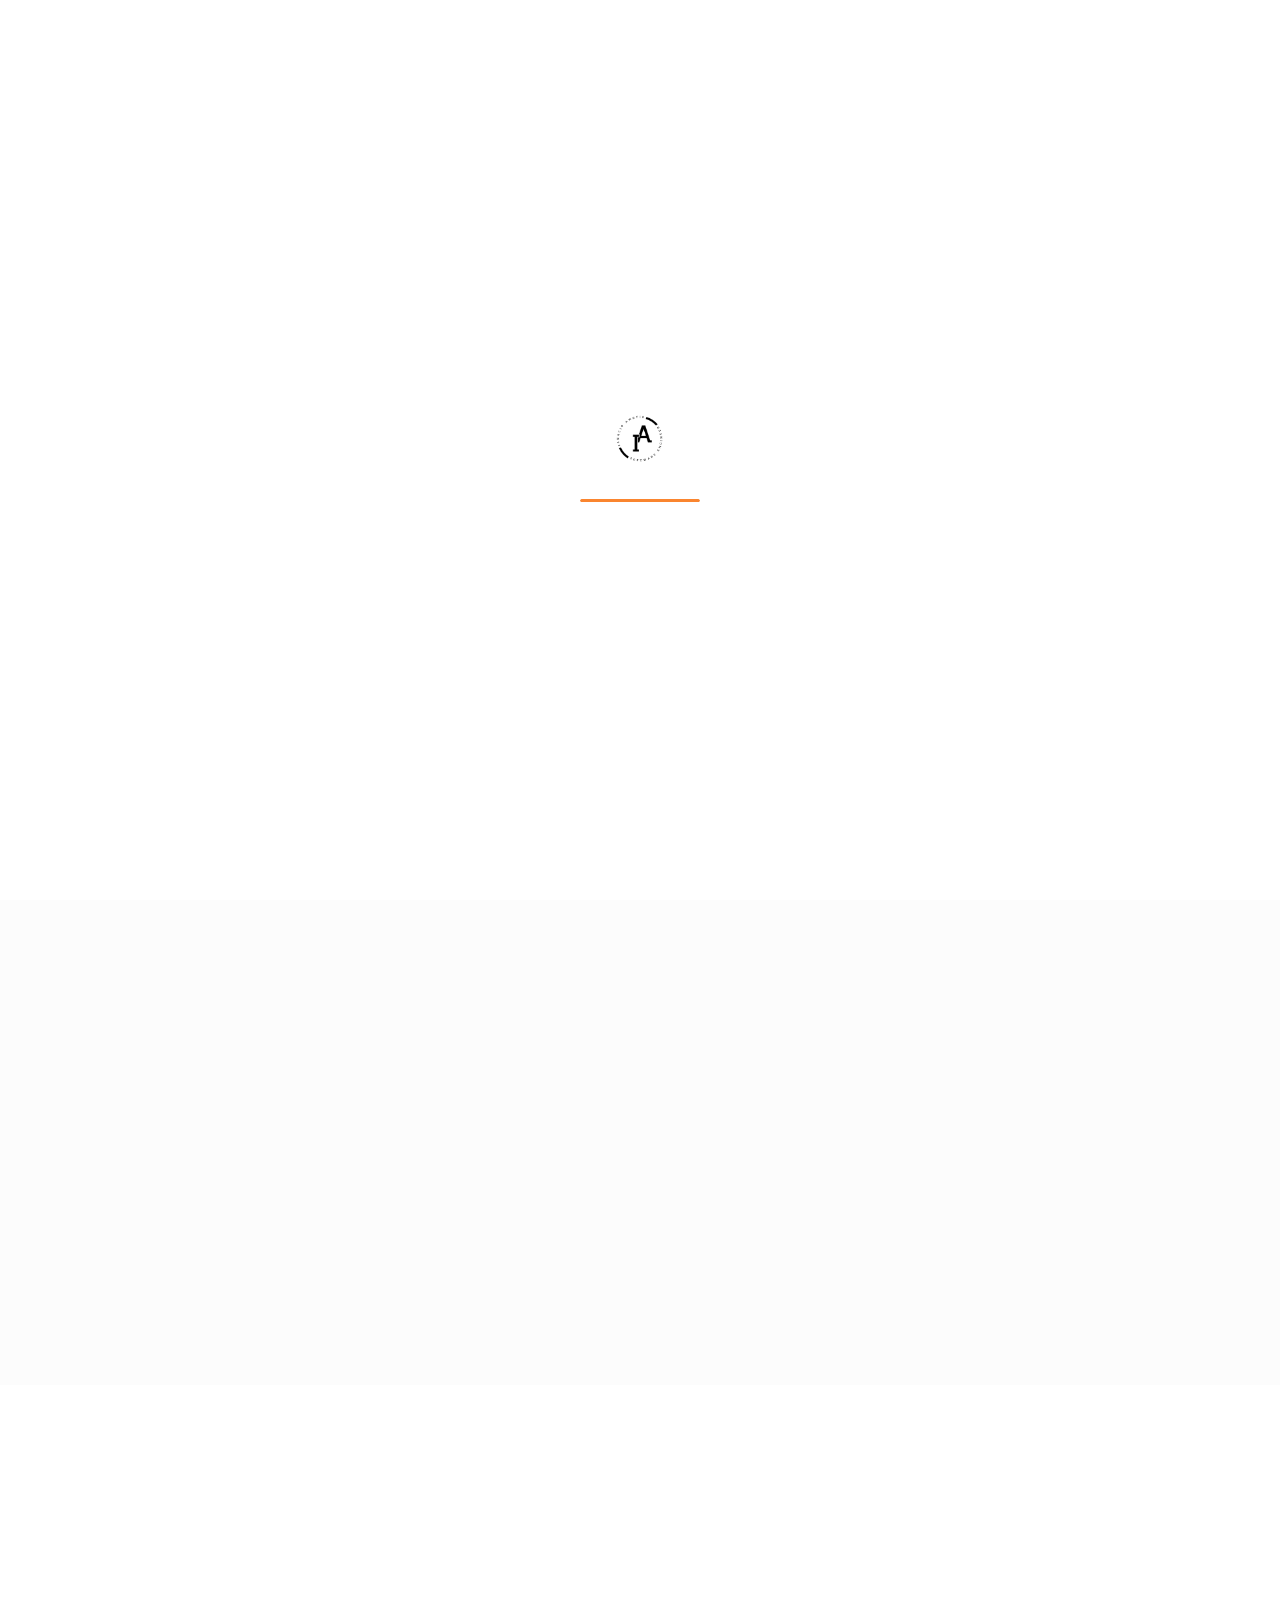
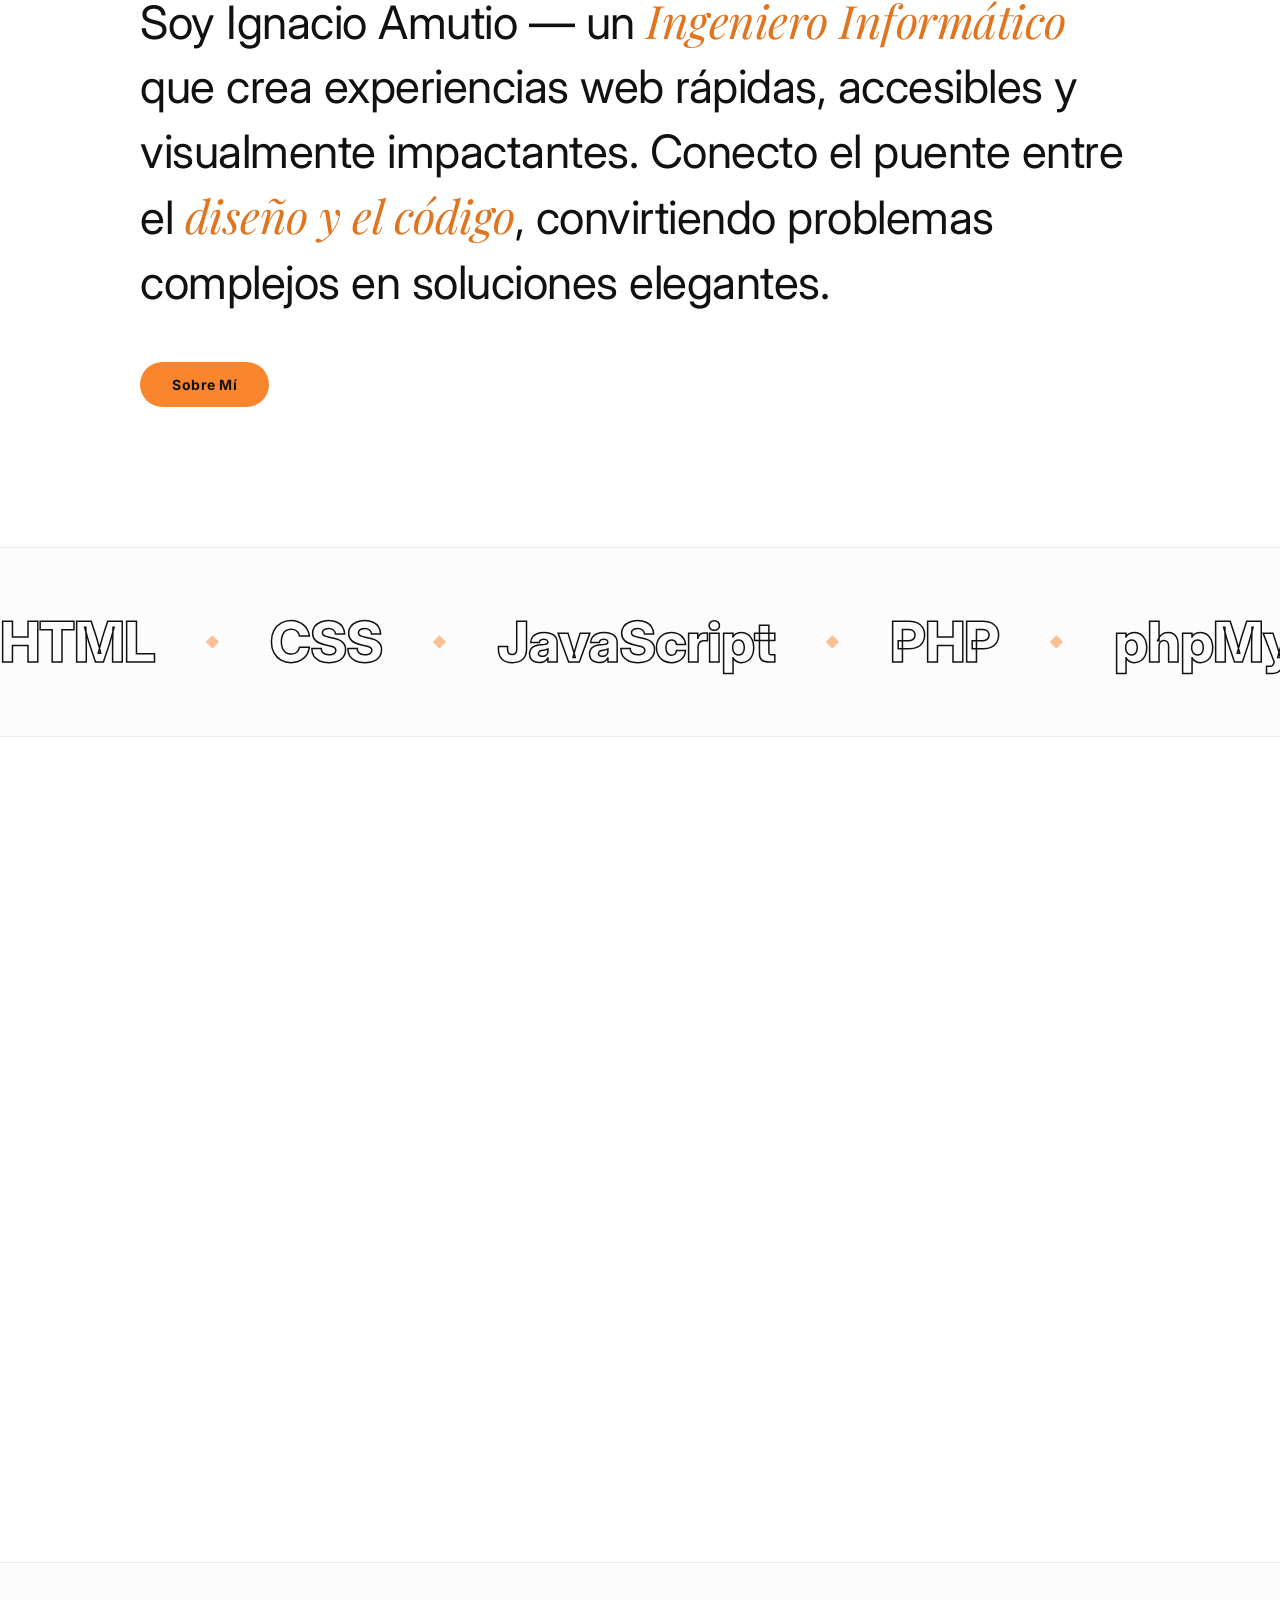
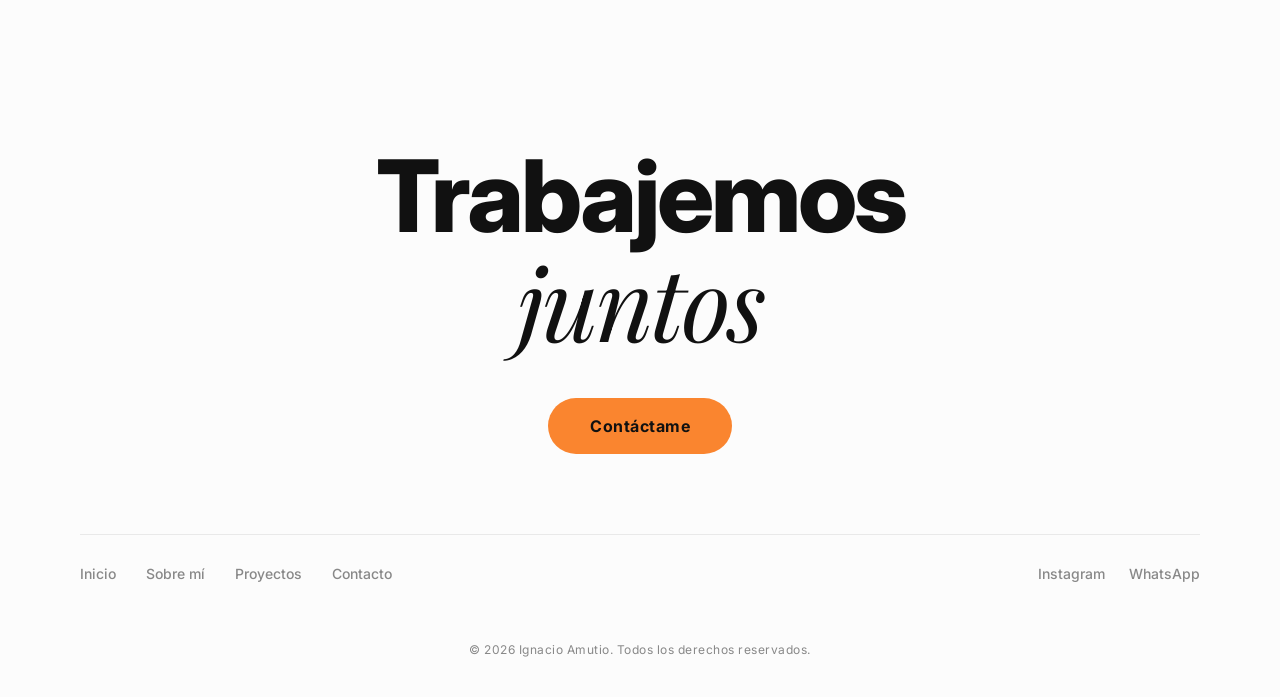
<file: index.html>
<!DOCTYPE html>
<html lang="es">

<head>
    <meta charset="UTF-8">
    <meta name="viewport" content="width=device-width, initial-scale=1.0">
    <meta name="description" content="Portafolio profesional de Ignacio Amutio - Ingeniero Informático">
    <title>Portafolio de Ignacio Amutio</title>
    <link rel="preconnect" href="https://fonts.googleapis.com">
    <link rel="preconnect" href="https://fonts.gstatic.com" crossorigin>
    <link
        href="https://fonts.googleapis.com/css2?family=Inter:wght@300;400;500;600;700;800;900&family=Playfair+Display:ital,wght@0,400;0,700;1,400&display=swap"
        rel="stylesheet">
    <link rel="icon" type="image/svg+xml" href="assets/favicon.svg">
    <link rel="stylesheet" href="style.css?v=3">
</head>

<body>

    <!-- Page Loader -->
    <div class="page-loader" id="pageLoader">
        <div class="loader-content">
            <div class="loader-logo">
                <img src="assets/logo.png" alt="Logo" class="loader-logo-img">
            </div>
            <div class="loader-bar">
                <div class="loader-bar-fill"></div>
            </div>
        </div>
    </div>



    <!-- Navigation -->
    <nav class="navbar" id="navbar">
        <div class="nav-logo">
            <a href="#hero" class="logo-link magnetic">
                <img src="assets/logo.png" alt="Logo" class="logo-img">
            </a>
        </div>
        <div class="nav-links">
            <a href="#hero" class="nav-link active" data-section="hero">Inicio</a>
            <a href="sobremi/sobremi.html" class="nav-link" data-section="about">Sobre mí</a>
            <a href="#works" class="nav-link" data-section="works">Proyectos</a>
        </div>
        <div class="nav-contact">
            <a href="contacto/contacto.html" class="btn-contact magnetic">
                <span>Contacto</span>
            </a>
            <button class="hamburger" id="hamburgerBtn" aria-label="Abrir menú">
                <span class="hamburger-line"></span>
                <span class="hamburger-line"></span>
                <span class="hamburger-line"></span>
            </button>
        </div>
    </nav>

    <!-- Mobile Menu Overlay -->
    <div class="mobile-menu" id="mobileMenu">
        <div class="mobile-menu-content">
            <a href="#hero" class="mobile-menu-link" data-section="hero">Inicio</a>
            <a href="sobremi/sobremi.html" class="mobile-menu-link">Sobre mí</a>
            <a href="#works" class="mobile-menu-link" data-section="works">Proyectos</a>
            <a href="contacto/contacto.html" class="mobile-menu-link">Contacto</a>
        </div>
        <div class="mobile-menu-footer">
            <a href="https://www.instagram.com/amutio1/" target="_blank" rel="noopener noreferrer"
                class="mobile-menu-social">Instagram</a>
            <a href="https://wa.me/584126654362" target="_blank" rel="noopener noreferrer"
                class="mobile-menu-social">WhatsApp</a>
        </div>
    </div>


    <!-- ============================================
         SECTION 1: HERO
         ============================================ -->
    <section class="hero" id="hero">
        <!-- Floating Shapes -->
        <div class="hero-shapes">
            <div class="floating-shape shape-1"></div>
            <div class="floating-shape shape-2"></div>
            <div class="floating-shape shape-3"></div>
        </div>

        <!-- Left Sidebar -->
        <div class="sidebar-left">
            <div class="progress-line">
                <div class="progress-track">
                    <div class="progress-fill" id="progressFill"></div>
                </div>
                <div class="progress-dots">
                    <span class="dot active" data-target="hero"></span>
                    <span class="dot" data-target="about"></span>
                    <span class="dot" data-target="works"></span>
                </div>
            </div>
            <div class="social-links">
                <a href="https://www.instagram.com/amutio1/" target="_blank" rel="noopener noreferrer"
                    class="social-link magnetic" aria-label="Instagram">
                    <svg width="18" height="18" viewBox="0 0 24 24" fill="currentColor">
                        <path
                            d="M12 2.163c3.204 0 3.584.012 4.85.07 3.252.148 4.771 1.691 4.919 4.919.058 1.265.069 1.645.069 4.849 0 3.205-.012 3.584-.069 4.849-.149 3.225-1.664 4.771-4.919 4.919-1.266.058-1.644.07-4.85.07-3.204 0-3.584-.012-4.849-.07-3.26-.149-4.771-1.699-4.919-4.92-.058-1.265-.07-1.644-.07-4.849 0-3.204.013-3.583.07-4.849.149-3.227 1.664-4.771 4.919-4.919 1.266-.057 1.645-.069 4.849-.069zM12 0C8.741 0 8.333.014 7.053.072 2.695.272.273 2.69.073 7.052.014 8.333 0 8.741 0 12c0 3.259.014 3.668.072 4.948.2 4.358 2.618 6.78 6.98 6.98C8.333 23.986 8.741 24 12 24c3.259 0 3.668-.014 4.948-.072 4.354-.2 6.782-2.618 6.979-6.98.059-1.28.073-1.689.073-4.948 0-3.259-.014-3.667-.072-4.947-.196-4.354-2.617-6.78-6.979-6.98C15.668.014 15.259 0 12 0zm0 5.838a6.162 6.162 0 100 12.324 6.162 6.162 0 000-12.324zM12 16a4 4 0 110-8 4 4 0 010 8zm6.406-11.845a1.44 1.44 0 100 2.881 1.44 1.44 0 000-2.881z" />
                    </svg>
                </a>
                <a href="https://wa.me/584126654362" target="_blank" rel="noopener noreferrer"
                    class="social-link magnetic" aria-label="WhatsApp">
                    <svg width="18" height="18" viewBox="0 0 24 24" fill="currentColor">
                        <path
                            d="M17.472 14.382c-.297-.149-1.758-.867-2.03-.967-.273-.099-.471-.148-.67.15-.197.297-.767.966-.94 1.164-.173.199-.347.223-.644.075-.297-.15-1.255-.463-2.39-1.475-.883-.788-1.48-1.761-1.653-2.059-.173-.297-.018-.458.13-.606.134-.133.298-.347.446-.52.149-.174.198-.298.298-.497.099-.198.05-.371-.025-.52-.075-.149-.669-1.612-.916-2.207-.242-.579-.487-.5-.669-.51-.173-.008-.371-.01-.57-.01-.198 0-.52.074-.792.372-.272.297-1.04 1.016-1.04 2.479 0 1.462 1.065 2.875 1.213 3.074.149.198 2.096 3.2 5.077 4.487.709.306 1.262.489 1.694.625.712.227 1.36.195 1.871.118.571-.085 1.758-.719 2.006-1.413.248-.694.248-1.289.173-1.413-.074-.124-.272-.198-.57-.347m-5.421 7.403h-.004a9.87 9.87 0 01-5.031-1.378l-.361-.214-3.741.982.998-3.648-.235-.374a9.86 9.86 0 01-1.51-5.26c.001-5.45 4.436-9.884 9.888-9.884 2.64 0 5.122 1.03 6.988 2.898a9.825 9.825 0 012.893 6.994c-.003 5.45-4.437 9.884-9.885 9.884m8.413-18.297A11.815 11.815 0 0012.05 0C5.495 0 .16 5.335.157 11.892c0 2.096.547 4.142 1.588 5.945L.057 24l6.305-1.654a11.882 11.882 0 005.683 1.448h.005c6.554 0 11.89-5.335 11.893-11.893a11.821 11.821 0 00-3.48-8.413z" />
                    </svg>
                </a>
            </div>
        </div>

        <!-- Hero Content -->
        <div class="hero-content">
            <canvas class="blob-canvas" id="blobCanvas"></canvas>
            <div class="hero-text" data-parallax="0.03">
                <p class="hero-greeting" id="heroGreeting">
                    <span class="greeting-line"></span>
                    Hola, soy <span class="name-italic">Ignacio Amutio</span>
                </p>
                <div class="hero-title-3d" id="heroTitle3D">
                    <div class="title-line-3d title-bold-3d" data-text="Ingeniero"></div>
                    <div class="title-line-3d title-bold-3d" data-text="Informático"></div>
                </div>
            </div>
        </div>



        <!-- Bottom Bar -->

    </section>

    <!-- ============================================
         SECTION 2: STATS
         ============================================ -->
    <section class="stats-section" id="stats">
        <div class="stats-container">
            <div class="stats-left">
                <div class="stat-item" data-reveal>
                    <span class="stat-number" data-count="4">0</span>
                    <p class="stat-label">Años de formación<br>universitaria</p>
                </div>
                <div class="stat-item" data-reveal>
                    <span class="stat-number-text">20/20</span>
                    <p class="stat-label">De calificación en trabajo<br>especial de grado</p>
                </div>
            </div>
            <div class="stats-right" data-reveal>
                <div class="stats-accent-line"></div>
                <p class="stats-description">
                    Transformando ideas en <strong>experiencias digitales</strong> excepcionales.
                    Me especializo en crear aplicaciones web responsivas, de alto rendimiento
                    e interfaces de usuario intuitivas que dejan una impresión duradera.
                </p>
            </div>
        </div>
    </section>

    <!-- ============================================
         SECTION 3: ABOUT / MANIFESTO
         ============================================ -->
    <section class="about-section" id="about">
        <div class="about-container">
            <div class="about-label" data-reveal>
                <span class="label-line"></span>
                <span>SOBRE MÍ</span>
            </div>
            <h2 class="about-text" id="aboutText" data-word-reveal>
                Soy Ignacio Amutio — un <em>Ingeniero Informático</em> que crea
                experiencias web rápidas, accesibles y visualmente impactantes.
                Conecto el puente entre el <em>diseño y el código</em>,
                convirtiendo problemas complejos en soluciones elegantes.
            </h2>
            <div class="about-cta" data-reveal>
                <a href="sobremi/sobremi.html" class="btn-accent magnetic">
                    <span>Sobre Mí</span>
                </a>
            </div>
        </div>
    </section>

    <!-- ============================================
         SECTION 4: SKILLS MARQUEE
         ============================================ -->
    <section class="marquee-section">
        <div class="marquee-track">
            <div class="marquee-content">
                <span class="marquee-item">HTML</span>
                <span class="marquee-separator">◆</span>
                <span class="marquee-item">CSS</span>
                <span class="marquee-separator">◆</span>
                <span class="marquee-item">JavaScript</span>
                <span class="marquee-separator">◆</span>
                <span class="marquee-item">PHP</span>
                <span class="marquee-separator">◆</span>
                <span class="marquee-item">phpMyAdmin</span>
                <span class="marquee-separator">◆</span>
                <span class="marquee-item">UI/UX Design</span>
                <span class="marquee-separator">◆</span>
                <span class="marquee-item">Figma</span>
                <span class="marquee-separator">◆</span>
                <span class="marquee-item">HTML</span>
                <span class="marquee-separator">◆</span>
                <span class="marquee-item">CSS</span>
                <span class="marquee-separator">◆</span>
                <span class="marquee-item">JavaScript</span>
                <span class="marquee-separator">◆</span>
                <span class="marquee-item">PHP</span>
                <span class="marquee-separator">◆</span>
                <span class="marquee-item">phpMyAdmin</span>
                <span class="marquee-separator">◆</span>
                <span class="marquee-item">UI/UX Design</span>
                <span class="marquee-separator">◆</span>
                <span class="marquee-item">Figma</span>
                <span class="marquee-separator">◆</span>
            </div>
        </div>
    </section>

    <!-- ============================================
         SECTION 5: WORKS / PROJECTS
         ============================================ -->
    <section class="works-section" id="works">
        <div class="works-header">
            <div class="works-label" data-reveal>
                <span class="label-line"></span>
                <span>TRABAJOS DESTACADOS</span>
            </div>
            <h2 class="works-title" data-reveal>Proyectos Destacados</h2>
        </div>

        <div class="works-grid">
            <div class="project-card" data-reveal data-tilt>
                <a href="proyecto/proyecto.html?id=retech" class="project-card-link">
                    <div class="project-image">
                        <img src="assets/proyecto1foto1.png" alt="ReTech - Gestión de Logística Inversa" loading="lazy">
                        <div class="project-overlay">
                            <span class="project-view">Ver Proyecto</span>
                        </div>
                    </div>
                    <div class="project-info">
                        <h3 class="project-name">ReTech</h3>
                        <p class="project-category">Logística Inversa · Economía Circular · Full-Stack</p>
                    </div>
                </a>
            </div>
            <div class="project-card" data-reveal data-tilt>
                <a href="proyecto/proyecto.html?id=ijamtech" class="project-card-link">
                    <div class="project-image">
                        <img src="assets/proyecto2foto1.png" alt="IjamTech - Plataforma Gaming" loading="lazy">
                        <div class="project-overlay">
                            <span class="project-view">Ver Proyecto</span>
                        </div>
                    </div>
                    <div class="project-info">
                        <h3 class="project-name">IjamTech</h3>
                        <p class="project-category">Desarrollo Web · Full-Stack · Gaming · Responsive</p>
                    </div>
                </a>
            </div>
        </div>
    </section>

    <!-- ============================================
         SECTION 6: CONTACT / FOOTER
         ============================================ -->
    <footer class="footer" id="contact">
        <div class="footer-cta">
            <p class="footer-subtitle" data-reveal>¿Tienes un proyecto en mente?</p>
            <h2 class="footer-headline" data-reveal>Trabajemos<br><em>juntos</em></h2>
            <div class="footer-cta-buttons" data-reveal>
                <a href="contacto/contacto.html" class="btn-accent large magnetic">
                    <span>Contáctame</span>
                </a>
            </div>
        </div>



        <div class="footer-bottom">
            <div class="footer-nav">
                <a href="#hero" class="footer-link">Inicio</a>
                <a href="sobremi/sobremi.html" class="footer-link">Sobre mí</a>
                <a href="#works" class="footer-link">Proyectos</a>
                <a href="contacto/contacto.html" class="footer-link">Contacto</a>
            </div>

            <div class="footer-social">
                <a href="https://www.instagram.com/amutio1/" target="_blank" rel="noopener noreferrer"
                    class="footer-social-link">Instagram</a>
                <a href="https://wa.me/584126654362" target="_blank" rel="noopener noreferrer"
                    class="footer-social-link">WhatsApp</a>
            </div>
        </div>

        <div class="footer-copyright">
            <p>© 2026 Ignacio Amutio. Todos los derechos reservados.</p>
        </div>
    </footer>

    <script src="script.js"></script>
</body>

</html>
</file>
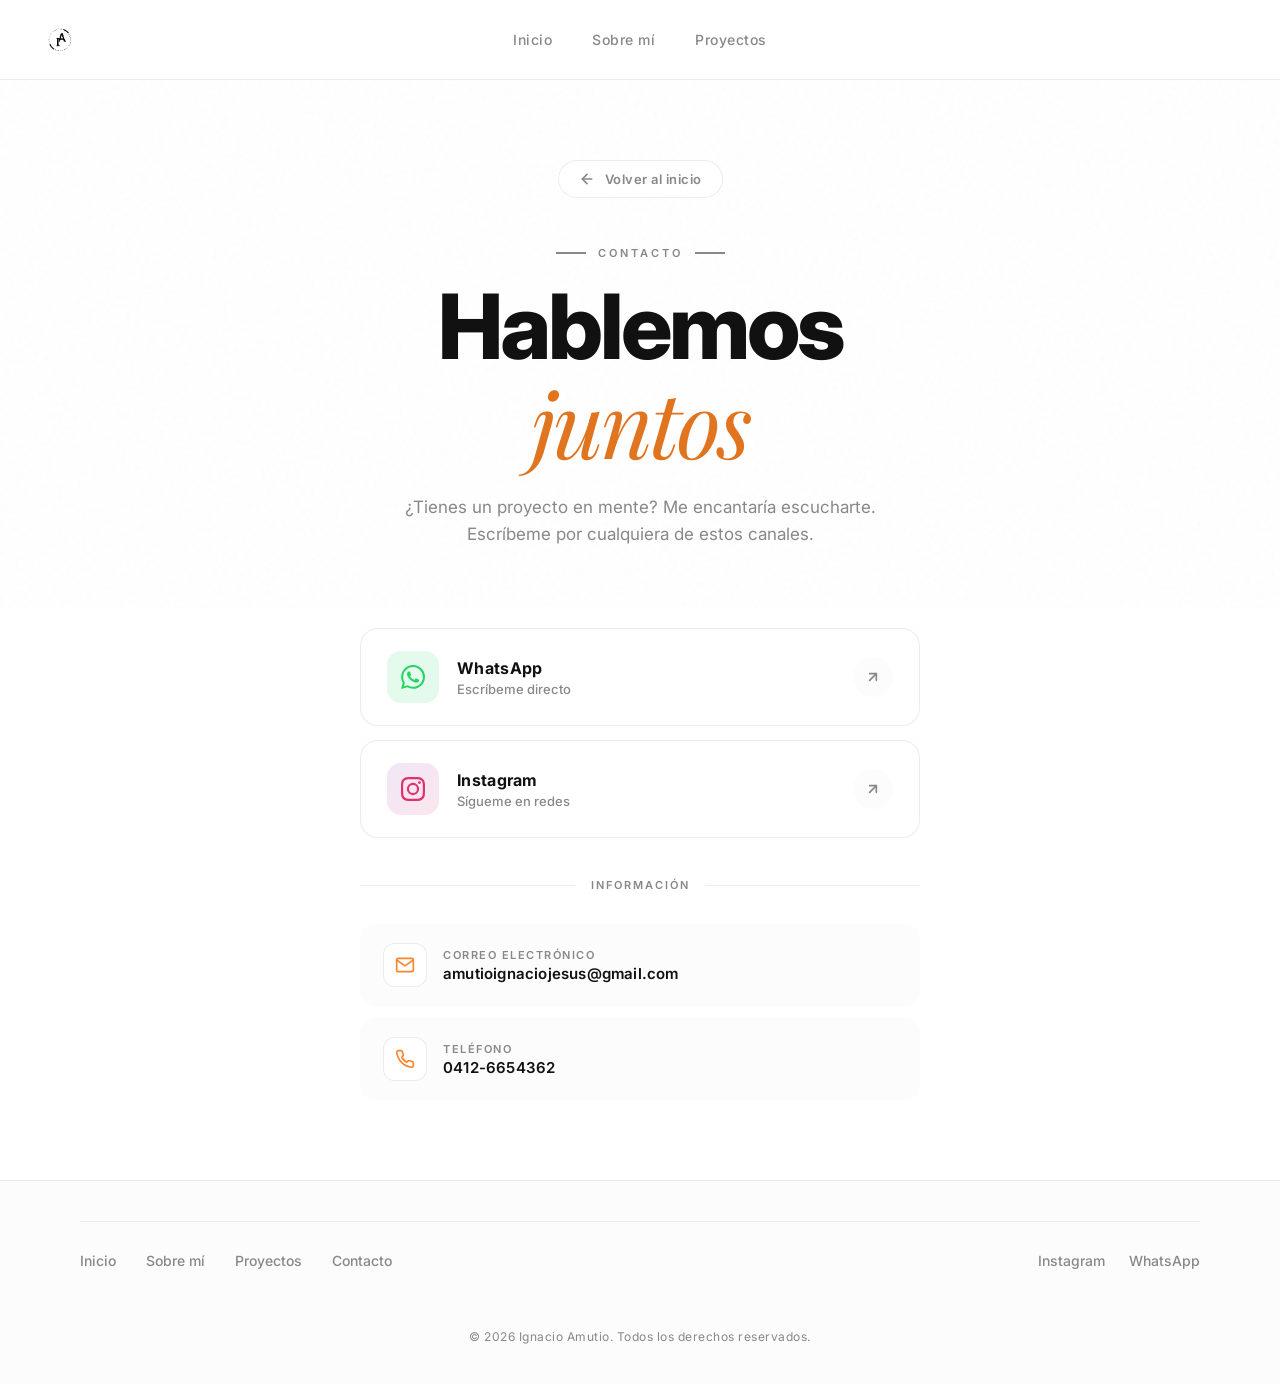
<file: contacto/contacto.html>
<!DOCTYPE html>
<html lang="es">

<head>
    <meta charset="UTF-8">
    <meta name="viewport" content="width=device-width, initial-scale=1.0">
    <meta name="description" content="Contacta a Ignacio Amutio - Ingeniero Informático">
    <title>Contacto</title>
    <link rel="preconnect" href="https://fonts.googleapis.com">
    <link rel="preconnect" href="https://fonts.gstatic.com" crossorigin>
    <link
        href="https://fonts.googleapis.com/css2?family=Inter:wght@300;400;500;600;700;800;900&family=Playfair+Display:ital,wght@0,400;0,700;1,400&display=swap"
        rel="stylesheet">
    <link rel="icon" type="image/svg+xml" href="../assets/favicon.svg">
    <link rel="stylesheet" href="../style.css?v=3">
    <link rel="stylesheet" href="contacto.css">
</head>

<body>

    <!-- Navigation -->
    <nav class="navbar scrolled" id="navbar">
        <div class="nav-logo">
            <a href="../index.html" class="logo-link magnetic">
                <img src="../assets/logo.png" alt="Logo" class="logo-img">
            </a>
        </div>
        <div class="nav-links">
            <a href="../index.html" class="nav-link">Inicio</a>
            <a href="../sobremi/sobremi.html" class="nav-link">Sobre mí</a>
            <a href="../index.html#works" class="nav-link">Proyectos</a>
        </div>
        <div class="nav-contact">
            <button class="hamburger" id="hamburgerBtn" aria-label="Abrir menú">
                <span class="hamburger-line"></span>
                <span class="hamburger-line"></span>
                <span class="hamburger-line"></span>
            </button>
        </div>
    </nav>

    <!-- Mobile Menu Overlay -->
    <div class="mobile-menu" id="mobileMenu">
        <div class="mobile-menu-content">
            <a href="../index.html" class="mobile-menu-link">Inicio</a>
            <a href="../sobremi/sobremi.html" class="mobile-menu-link">Sobre mí</a>
            <a href="../index.html#works" class="mobile-menu-link">Proyectos</a>
            <a href="contacto.html" class="mobile-menu-link">Contacto</a>
        </div>
        <div class="mobile-menu-footer">
            <a href="https://www.instagram.com/amutio1/" target="_blank" rel="noopener noreferrer" class="mobile-menu-social">Instagram</a>
            <a href="https://wa.me/584126654362" target="_blank" rel="noopener noreferrer" class="mobile-menu-social">WhatsApp</a>
        </div>
    </div>

    <!-- ============================================
         CONTACT PAGE
         ============================================ -->
    <main class="contact-page">

        <!-- Hero Section -->
        <section class="contact-hero">
            <div class="contact-hero-content">
                <a href="../index.html" class="contact-back">
                    <svg width="16" height="16" viewBox="0 0 24 24" fill="none" stroke="currentColor" stroke-width="2.5"
                        stroke-linecap="round" stroke-linejoin="round">
                        <line x1="19" y1="12" x2="5" y2="12"></line>
                        <polyline points="12 19 5 12 12 5"></polyline>
                    </svg>
                    Volver al inicio
                </a>

                <div class="contact-page-label">
                    <span class="label-line"></span>
                    CONTACTO
                    <span class="label-line"></span>
                </div>

                <h1 class="contact-page-title">Hablemos<br><em>juntos</em></h1>

                <p class="contact-page-subtitle">
                    ¿Tienes un proyecto en mente? Me encantaría escucharte.
                    Escríbeme por cualquiera de estos canales.
                </p>
            </div>
        </section>

        <!-- Contact Body -->
        <section class="contact-body">

            <!-- Social Buttons -->
            <div class="contact-buttons">
                <a href="https://wa.me/584126654362" target="_blank" rel="noopener noreferrer"
                    class="contact-btn contact-btn-whatsapp">
                    <span class="contact-btn-icon">
                        <svg width="24" height="24" viewBox="0 0 24 24" fill="currentColor">
                            <path
                                d="M17.472 14.382c-.297-.149-1.758-.867-2.03-.967-.273-.099-.471-.148-.67.15-.197.297-.767.966-.94 1.164-.173.199-.347.223-.644.075-.297-.15-1.255-.463-2.39-1.475-.883-.788-1.48-1.761-1.653-2.059-.173-.297-.018-.458.13-.606.134-.133.298-.347.446-.52.149-.174.198-.298.298-.497.099-.198.05-.371-.025-.52-.075-.149-.669-1.612-.916-2.207-.242-.579-.487-.5-.669-.51-.173-.008-.371-.01-.57-.01-.198 0-.52.074-.792.372-.272.297-1.04 1.016-1.04 2.479 0 1.462 1.065 2.875 1.213 3.074.149.198 2.096 3.2 5.077 4.487.709.306 1.262.489 1.694.625.712.227 1.36.195 1.871.118.571-.085 1.758-.719 2.006-1.413.248-.694.248-1.289.173-1.413-.074-.124-.272-.198-.57-.347m-5.421 7.403h-.004a9.87 9.87 0 01-5.031-1.378l-.361-.214-3.741.982.998-3.648-.235-.374a9.86 9.86 0 01-1.51-5.26c.001-5.45 4.436-9.884 9.888-9.884 2.64 0 5.122 1.03 6.988 2.898a9.825 9.825 0 012.893 6.994c-.003 5.45-4.437 9.884-9.885 9.884m8.413-18.297A11.815 11.815 0 0012.05 0C5.495 0 .16 5.335.157 11.892c0 2.096.547 4.142 1.588 5.945L.057 24l6.305-1.654a11.882 11.882 0 005.683 1.448h.005c6.554 0 11.89-5.335 11.893-11.893a11.821 11.821 0 00-3.48-8.413z" />
                        </svg>
                    </span>
                    <span class="contact-btn-text">
                        <span class="contact-btn-label">WhatsApp</span>
                        <span class="contact-btn-sub">Escríbeme directo</span>
                    </span>
                    <span class="contact-btn-arrow">
                        <svg width="16" height="16" viewBox="0 0 24 24" fill="none" stroke="currentColor"
                            stroke-width="2.5" stroke-linecap="round" stroke-linejoin="round">
                            <line x1="7" y1="17" x2="17" y2="7"></line>
                            <polyline points="7 7 17 7 17 17"></polyline>
                        </svg>
                    </span>
                </a>

                <a href="https://www.instagram.com/amutio1/" target="_blank" rel="noopener noreferrer"
                    class="contact-btn contact-btn-instagram">
                    <span class="contact-btn-icon">
                        <svg width="24" height="24" viewBox="0 0 24 24" fill="currentColor">
                            <path
                                d="M12 2.163c3.204 0 3.584.012 4.85.07 3.252.148 4.771 1.691 4.919 4.919.058 1.265.069 1.645.069 4.849 0 3.205-.012 3.584-.069 4.849-.149 3.225-1.664 4.771-4.919 4.919-1.266.058-1.644.07-4.85.07-3.204 0-3.584-.012-4.849-.07-3.26-.149-4.771-1.699-4.919-4.92-.058-1.265-.07-1.644-.07-4.849 0-3.204.013-3.583.07-4.849.149-3.227 1.664-4.771 4.919-4.919 1.266-.057 1.645-.069 4.849-.069zM12 0C8.741 0 8.333.014 7.053.072 2.695.272.273 2.69.073 7.052.014 8.333 0 8.741 0 12c0 3.259.014 3.668.072 4.948.2 4.358 2.618 6.78 6.98 6.98C8.333 23.986 8.741 24 12 24c3.259 0 3.668-.014 4.948-.072 4.354-.2 6.782-2.618 6.979-6.98.059-1.28.073-1.689.073-4.948 0-3.259-.014-3.667-.072-4.947-.196-4.354-2.617-6.78-6.979-6.98C15.668.014 15.259 0 12 0zm0 5.838a6.162 6.162 0 100 12.324 6.162 6.162 0 000-12.324zM12 16a4 4 0 110-8 4 4 0 010 8zm6.406-11.845a1.44 1.44 0 100 2.881 1.44 1.44 0 000-2.881z" />
                        </svg>
                    </span>
                    <span class="contact-btn-text">
                        <span class="contact-btn-label">Instagram</span>
                        <span class="contact-btn-sub">Sígueme en redes</span>
                    </span>
                    <span class="contact-btn-arrow">
                        <svg width="16" height="16" viewBox="0 0 24 24" fill="none" stroke="currentColor"
                            stroke-width="2.5" stroke-linecap="round" stroke-linejoin="round">
                            <line x1="7" y1="17" x2="17" y2="7"></line>
                            <polyline points="7 7 17 7 17 17"></polyline>
                        </svg>
                    </span>
                </a>
            </div>

            <!-- Divider -->
            <div class="contact-divider">
                <div class="contact-divider-line"></div>
                <span class="contact-divider-text">Información</span>
                <div class="contact-divider-line"></div>
            </div>

            <!-- Info Tags -->
            <div class="contact-tags">
                <div class="contact-tag">
                    <span class="contact-tag-icon">
                        <svg width="20" height="20" viewBox="0 0 24 24" fill="none" stroke="currentColor"
                            stroke-width="2" stroke-linecap="round" stroke-linejoin="round">
                            <path d="M4 4h16c1.1 0 2 .9 2 2v12c0 1.1-.9 2-2 2H4c-1.1 0-2-.9-2-2V6c0-1.1.9-2 2-2z">
                            </path>
                            <polyline points="22,6 12,13 2,6"></polyline>
                        </svg>
                    </span>
                    <span class="contact-tag-content">
                        <span class="contact-tag-label">Correo electrónico</span>
                        <span class="contact-tag-value">amutioignaciojesus@gmail.com</span>
                    </span>
                </div>

                <div class="contact-tag">
                    <span class="contact-tag-icon">
                        <svg width="20" height="20" viewBox="0 0 24 24" fill="none" stroke="currentColor"
                            stroke-width="2" stroke-linecap="round" stroke-linejoin="round">
                            <path
                                d="M22 16.92v3a2 2 0 0 1-2.18 2 19.79 19.79 0 0 1-8.63-3.07 19.5 19.5 0 0 1-6-6 19.79 19.79 0 0 1-3.07-8.67A2 2 0 0 1 4.11 2h3a2 2 0 0 1 2 1.72 12.84 12.84 0 0 0 .7 2.81 2 2 0 0 1-.45 2.11L8.09 9.91a16 16 0 0 0 6 6l1.27-1.27a2 2 0 0 1 2.11-.45 12.84 12.84 0 0 0 2.81.7A2 2 0 0 1 22 16.92z">
                            </path>
                        </svg>
                    </span>
                    <span class="contact-tag-content">
                        <span class="contact-tag-label">Teléfono</span>
                        <span class="contact-tag-value">0412-6654362</span>
                    </span>
                </div>
            </div>

        </section>

        <!-- Footer -->
        <footer class="footer">
            <div class="footer-bottom">
                <div class="footer-nav">
                    <a href="../index.html" class="footer-link">Inicio</a>
                    <a href="../sobremi/sobremi.html" class="footer-link">Sobre mí</a>
                    <a href="../index.html#works" class="footer-link">Proyectos</a>
                    <a href="contacto.html" class="footer-link">Contacto</a>
                </div>
                <div class="footer-social">
                    <a href="https://www.instagram.com/amutio1/" target="_blank" rel="noopener noreferrer" class="footer-social-link">Instagram</a>
                    <a href="https://wa.me/584126654362" target="_blank" rel="noopener noreferrer" class="footer-social-link">WhatsApp</a>
                </div>
            </div>
            <div class="footer-copyright">
                <p>© 2026 Ignacio Amutio. Todos los derechos reservados.</p>
            </div>
        </footer>

    </main>

    <script src="contacto.js"></script>
</body>

</html>
</file>
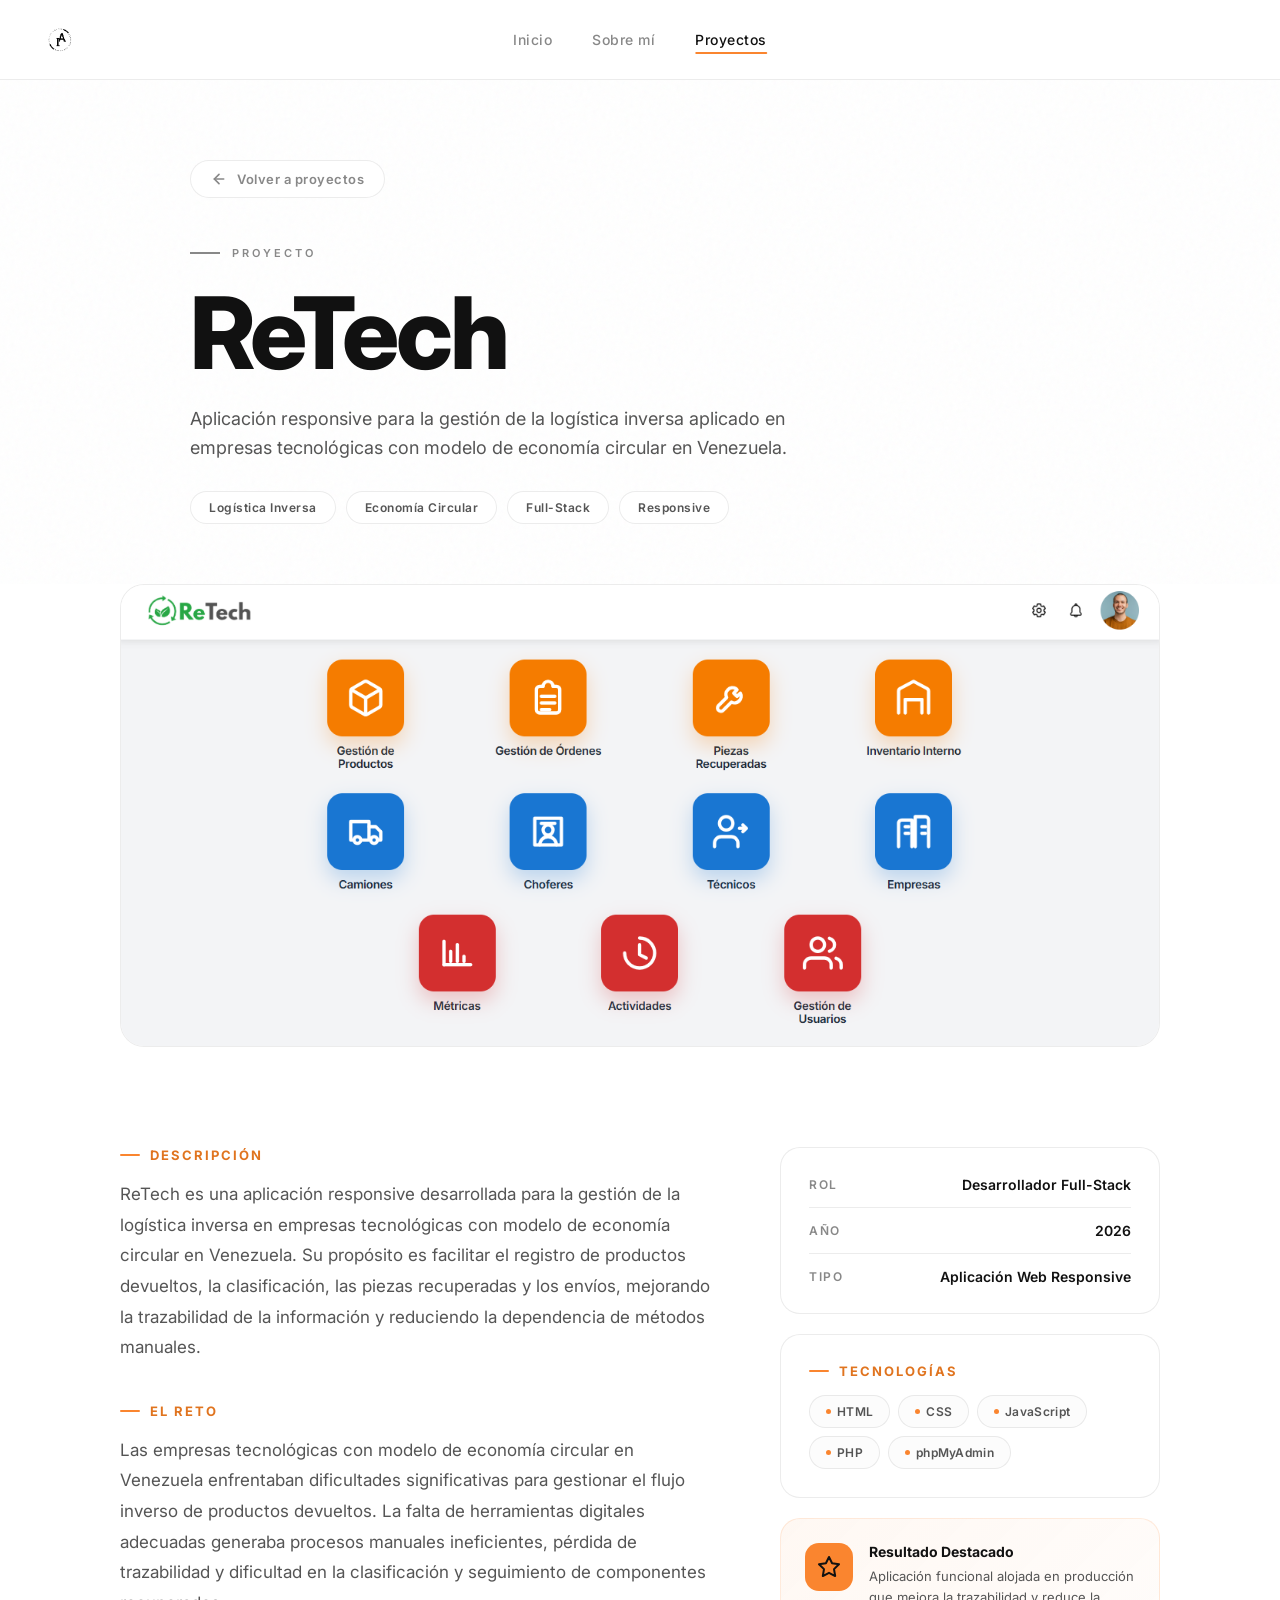
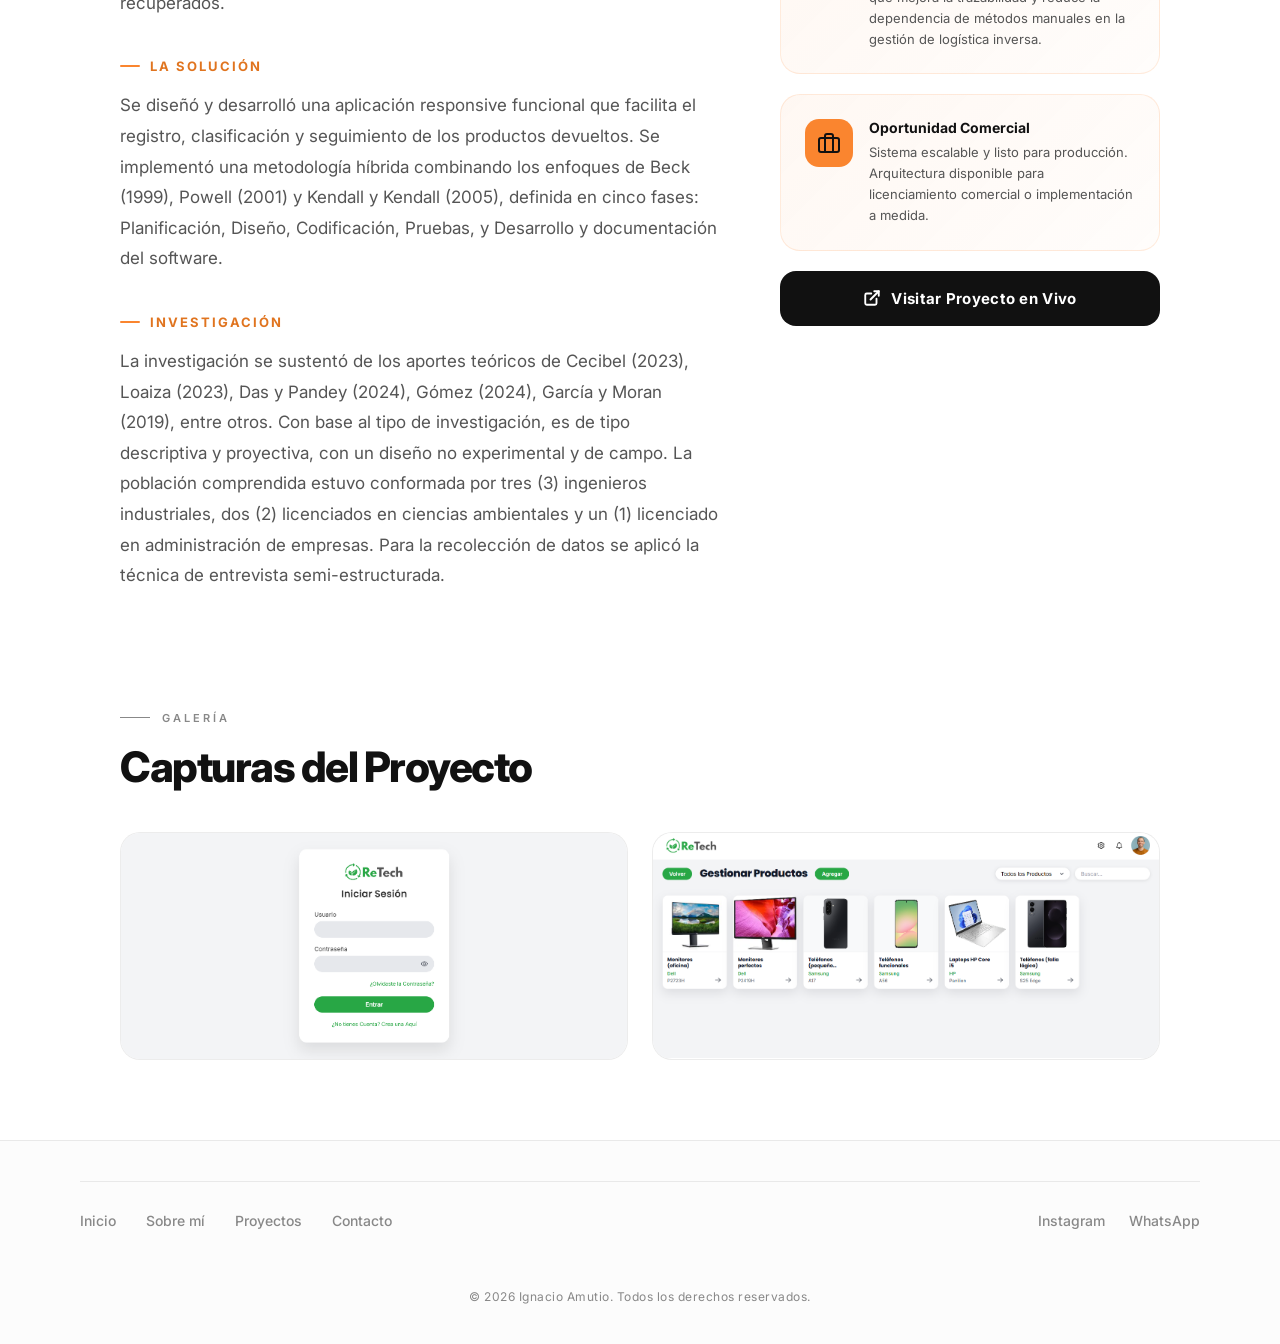
<file: proyecto/proyecto.html>
<!DOCTYPE html>
<html lang="es">
<head>
    <meta charset="UTF-8">
    <meta name="viewport" content="width=device-width, initial-scale=1.0">
    <meta name="description" content="ReTech - Aplicación de gestión de logística inversa para empresas tecnológicas con economía circular">
    <title>Proyecto</title>
    <link rel="preconnect" href="https://fonts.googleapis.com">
    <link rel="preconnect" href="https://fonts.gstatic.com" crossorigin>
    <link href="https://fonts.googleapis.com/css2?family=Inter:wght@300;400;500;600;700;800;900&family=Playfair+Display:ital,wght@0,400;0,700;1,400&display=swap" rel="stylesheet">
    <link rel="icon" type="image/svg+xml" href="../assets/favicon.svg">
    <link rel="stylesheet" href="../style.css?v=3">
    <link rel="stylesheet" href="proyecto.css">
</head>
<body>

    <!-- Navigation -->
    <nav class="navbar scrolled" id="navbar">
        <div class="nav-logo">
            <a href="../index.html" class="logo-link magnetic">
                <img src="../assets/logo.png" alt="Logo" class="logo-img">
            </a>
        </div>
        <div class="nav-links">
            <a href="../index.html" class="nav-link">Inicio</a>
            <a href="../sobremi/sobremi.html" class="nav-link">Sobre mí</a>
            <a href="../index.html#works" class="nav-link active">Proyectos</a>
        </div>
        <div class="nav-contact">
            <button class="hamburger" id="hamburgerBtn" aria-label="Abrir menú">
                <span class="hamburger-line"></span>
                <span class="hamburger-line"></span>
                <span class="hamburger-line"></span>
            </button>
        </div>
    </nav>

    <!-- Mobile Menu Overlay -->
    <div class="mobile-menu" id="mobileMenu">
        <div class="mobile-menu-content">
            <a href="../index.html" class="mobile-menu-link">Inicio</a>
            <a href="../sobremi/sobremi.html" class="mobile-menu-link">Sobre mí</a>
            <a href="../index.html#works" class="mobile-menu-link">Proyectos</a>
            <a href="../contacto/contacto.html" class="mobile-menu-link">Contacto</a>
        </div>
        <div class="mobile-menu-footer">
            <a href="https://www.instagram.com/amutio1/" target="_blank" rel="noopener noreferrer" class="mobile-menu-social">Instagram</a>
            <a href="https://wa.me/584126654362" target="_blank" rel="noopener noreferrer" class="mobile-menu-social">WhatsApp</a>
        </div>
    </div>

    <!-- ============================================
         PROJECT DETAIL PAGE
         ============================================ -->
    <main class="project-detail-page" id="projectDetailPage">

        <!-- Hero Section -->
        <section class="project-detail-hero">
            <div class="project-detail-hero-content">
                <a href="../index.html#works" class="contact-back">
                    <svg width="16" height="16" viewBox="0 0 24 24" fill="none" stroke="currentColor" stroke-width="2.5" stroke-linecap="round" stroke-linejoin="round">
                        <line x1="19" y1="12" x2="5" y2="12"></line>
                        <polyline points="12 19 5 12 12 5"></polyline>
                    </svg>
                    Volver a proyectos
                </a>

                <div class="project-detail-label">
                    <span class="label-line"></span>
                    <span>PROYECTO</span>
                </div>

                <h1 class="project-detail-title" id="projectTitle"></h1>
                <p class="project-detail-subtitle" id="projectSubtitle"></p>

                <!-- Project Tags -->
                <div class="project-detail-tags" id="projectTags"></div>
            </div>
        </section>

        <!-- Main Image Showcase -->
        <section class="project-detail-showcase">
            <div class="project-detail-image-main">
                <img id="projectMainImage" src="" alt="">
                <div class="project-image-shine"></div>
            </div>
        </section>

        <!-- Project Details Grid -->
        <section class="project-detail-info">
            <div class="project-detail-info-grid">

                <!-- Left Column: Description -->
                <div class="project-info-left" id="projectInfoLeft"></div>

                <!-- Right Column: Details -->
                <div class="project-info-right" id="projectInfoRight"></div>

            </div>
        </section>

        <!-- Gallery Section -->
        <section class="project-detail-gallery">
            <div class="project-gallery-header project-info-anim">
                <div class="project-gallery-label">
                    <span class="label-line"></span>
                    <span>GALERÍA</span>
                </div>
                <h2 class="project-gallery-title">Capturas del Proyecto</h2>
            </div>
            <div class="project-gallery-grid" id="projectGallery"></div>
        </section>

        <!-- Footer -->
        <footer class="footer">
            <div class="footer-bottom">
                <div class="footer-nav">
                    <a href="../index.html" class="footer-link">Inicio</a>
                    <a href="../sobremi/sobremi.html" class="footer-link">Sobre mí</a>
                    <a href="../index.html#works" class="footer-link">Proyectos</a>
                    <a href="../contacto/contacto.html" class="footer-link">Contacto</a>
                </div>
                <div class="footer-social">
                    <a href="https://www.instagram.com/amutio1/" target="_blank" rel="noopener noreferrer" class="footer-social-link">Instagram</a>
                    <a href="https://wa.me/584126654362" target="_blank" rel="noopener noreferrer" class="footer-social-link">WhatsApp</a>
                </div>
            </div>
            <div class="footer-copyright">
                <p>© 2026 Ignacio Amutio. Todos los derechos reservados.</p>
            </div>
        </footer>

    </main>

    <script src="proyecto.js"></script>

</body>
</html>
</file>
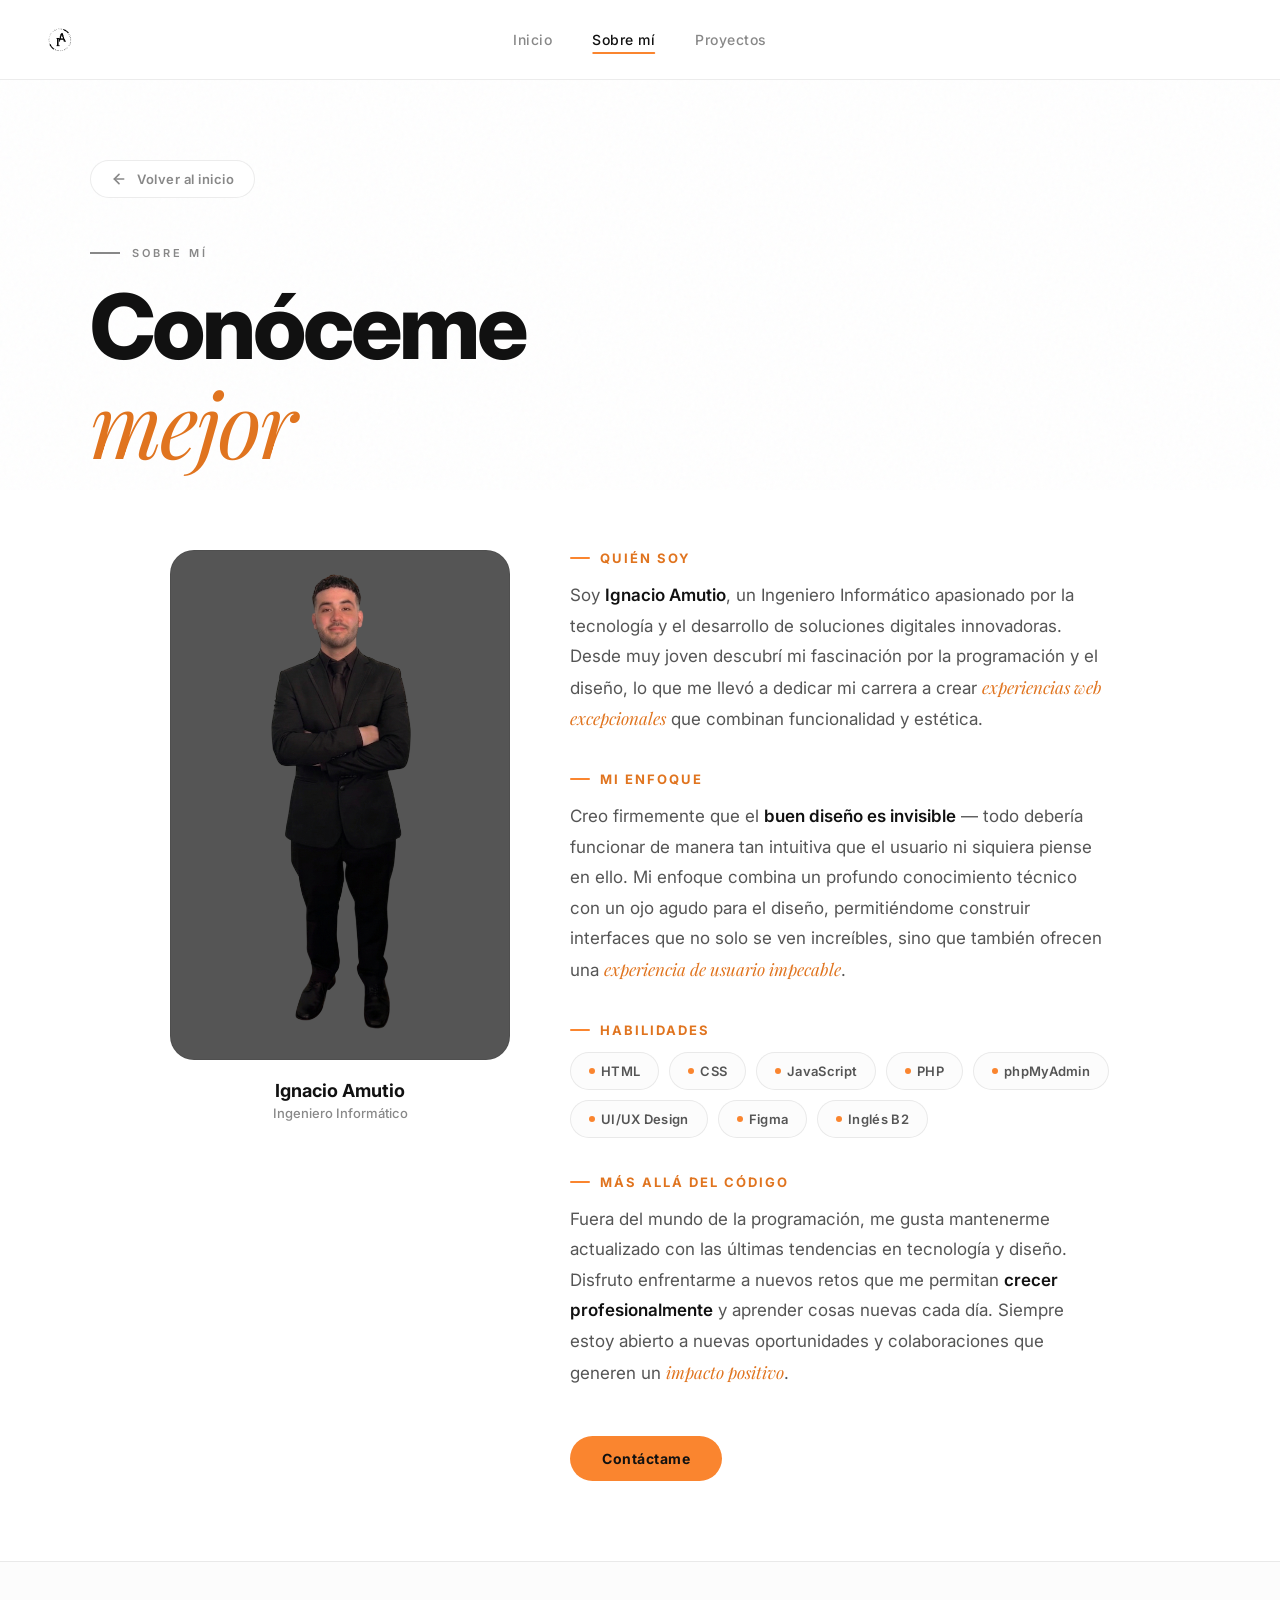
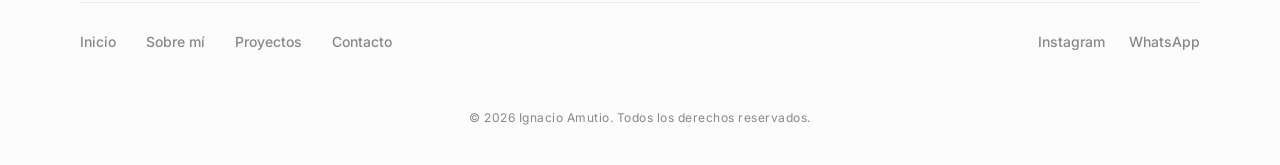
<file: sobremi/sobremi.html>
<!DOCTYPE html>
<html lang="es">
<head>
    <meta charset="UTF-8">
    <meta name="viewport" content="width=device-width, initial-scale=1.0">
    <meta name="description" content="Sobre Ignacio Amutio - Ingeniero Informático apasionado por el desarrollo web y el diseño UI/UX">
    <title>Sobre Mí</title>
    <link rel="preconnect" href="https://fonts.googleapis.com">
    <link rel="preconnect" href="https://fonts.gstatic.com" crossorigin>
    <link href="https://fonts.googleapis.com/css2?family=Inter:wght@300;400;500;600;700;800;900&family=Playfair+Display:ital,wght@0,400;0,700;1,400&display=swap" rel="stylesheet">
    <link rel="icon" type="image/svg+xml" href="../assets/favicon.svg">
    <link rel="stylesheet" href="../style.css?v=3">
    <link rel="stylesheet" href="sobremi.css">
</head>
<body>

    <!-- Navigation -->
    <nav class="navbar scrolled" id="navbar">
        <div class="nav-logo">
            <a href="../index.html" class="logo-link magnetic">
                <img src="../assets/logo.png" alt="Logo" class="logo-img">
            </a>
        </div>
        <div class="nav-links">
            <a href="../index.html" class="nav-link">Inicio</a>
            <a href="sobremi.html" class="nav-link active">Sobre mí</a>
            <a href="../index.html#works" class="nav-link">Proyectos</a>
        </div>
        <div class="nav-contact">
            <button class="hamburger" id="hamburgerBtn" aria-label="Abrir menú">
                <span class="hamburger-line"></span>
                <span class="hamburger-line"></span>
                <span class="hamburger-line"></span>
            </button>
        </div>
    </nav>

    <!-- Mobile Menu Overlay -->
    <div class="mobile-menu" id="mobileMenu">
        <div class="mobile-menu-content">
            <a href="../index.html" class="mobile-menu-link">Inicio</a>
            <a href="sobremi.html" class="mobile-menu-link">Sobre mí</a>
            <a href="../index.html#works" class="mobile-menu-link">Proyectos</a>
            <a href="../contacto/contacto.html" class="mobile-menu-link">Contacto</a>
        </div>
        <div class="mobile-menu-footer">
            <a href="https://www.instagram.com/amutio1/" target="_blank" rel="noopener noreferrer" class="mobile-menu-social">Instagram</a>
            <a href="https://wa.me/584126654362" target="_blank" rel="noopener noreferrer" class="mobile-menu-social">WhatsApp</a>
        </div>
    </div>

    <!-- ============================================
         ABOUT PAGE
         ============================================ -->
    <main class="about-page">

        <!-- Hero Section -->
        <section class="about-hero">
            <div class="about-hero-top">
                <a href="../index.html" class="contact-back">
                    <svg width="16" height="16" viewBox="0 0 24 24" fill="none" stroke="currentColor" stroke-width="2.5" stroke-linecap="round" stroke-linejoin="round">
                        <line x1="19" y1="12" x2="5" y2="12"></line>
                        <polyline points="12 19 5 12 12 5"></polyline>
                    </svg>
                    Volver al inicio
                </a>

                <div class="about-page-label">
                    <span class="label-line"></span>
                    SOBRE MÍ
                </div>

                <h1 class="about-page-title">Conóceme<br><em>mejor</em></h1>
            </div>
        </section>

        <!-- Two Column Content -->
        <section class="about-content">

            <!-- Left: Photo -->
            <div class="about-photo-col">
                <div class="about-photo-wrapper" style="background: #555;">
                    <img src="../assets/perfil.png" alt="Ignacio Amutio">
                </div>
                <div class="about-photo-name">
                    <h3>Ignacio Amutio</h3>
                    <p>Ingeniero Informático</p>
                </div>
            </div>

            <!-- Right: Bio -->
            <div class="about-bio-col">

                <div class="about-bio-block">
                    <h2 class="about-bio-heading">Quién soy</h2>
                    <p class="about-bio-text">
                        Soy <strong>Ignacio Amutio</strong>, un Ingeniero Informático apasionado por la 
                        tecnología y el desarrollo de soluciones digitales innovadoras. Desde muy joven 
                        descubrí mi fascinación por la programación y el diseño, lo que me llevó a dedicar 
                        mi carrera a crear <em>experiencias web excepcionales</em> que combinan funcionalidad 
                        y estética.
                    </p>
                </div>

                <div class="about-bio-block">
                    <h2 class="about-bio-heading">Mi enfoque</h2>
                    <p class="about-bio-text">
                        Creo firmemente que el <strong>buen diseño es invisible</strong> — todo debería 
                        funcionar de manera tan intuitiva que el usuario ni siquiera piense en ello. 
                        Mi enfoque combina un profundo conocimiento técnico con un ojo agudo para el 
                        diseño, permitiéndome construir interfaces que no solo se ven increíbles, sino 
                        que también ofrecen una <em>experiencia de usuario impecable</em>.
                    </p>
                </div>

                <div class="about-bio-block">
                    <h2 class="about-bio-heading">Habilidades</h2>
                    <div class="about-skills">
                        <span class="about-skill-tag"><span class="about-skill-dot"></span>HTML</span>
                        <span class="about-skill-tag"><span class="about-skill-dot"></span>CSS</span>
                        <span class="about-skill-tag"><span class="about-skill-dot"></span>JavaScript</span>
                        <span class="about-skill-tag"><span class="about-skill-dot"></span>PHP</span>
                        <span class="about-skill-tag"><span class="about-skill-dot"></span>phpMyAdmin</span>
                        <span class="about-skill-tag"><span class="about-skill-dot"></span>UI/UX Design</span>
                        <span class="about-skill-tag"><span class="about-skill-dot"></span>Figma</span>
                        <span class="about-skill-tag"><span class="about-skill-dot"></span>Inglés B2</span>
                    </div>
                </div>

                <div class="about-bio-block">
                    <h2 class="about-bio-heading">Más allá del código</h2>
                    <p class="about-bio-text">
                        Fuera del mundo de la programación, me gusta mantenerme actualizado con las 
                        últimas tendencias en tecnología y diseño. Disfruto enfrentarme a nuevos retos 
                        que me permitan <strong>crecer profesionalmente</strong> y aprender cosas nuevas 
                        cada día. Siempre estoy abierto a nuevas oportunidades y colaboraciones que 
                        generen un <em>impacto positivo</em>.
                    </p>
                </div>

                <!-- CTA -->
                <div class="about-page-cta">
                    <div class="about-cta" style="margin-top: 0;">
                        <a href="../contacto/contacto.html" class="btn-accent magnetic">
                            <span>Contáctame</span>
                        </a>

                    </div>
                </div>

            </div>

        </section>

        <!-- Footer -->
        <footer class="footer">
            <div class="footer-bottom">
                <div class="footer-nav">
                    <a href="../index.html" class="footer-link">Inicio</a>
                    <a href="sobremi.html" class="footer-link">Sobre mí</a>
                    <a href="../index.html#works" class="footer-link">Proyectos</a>
                    <a href="../contacto/contacto.html" class="footer-link">Contacto</a>
                </div>
                <div class="footer-social">
                    <a href="https://www.instagram.com/amutio1/" target="_blank" rel="noopener noreferrer" class="footer-social-link">Instagram</a>
                    <a href="https://wa.me/584126654362" target="_blank" rel="noopener noreferrer" class="footer-social-link">WhatsApp</a>
                </div>
            </div>
            <div class="footer-copyright">
                <p>© 2026 Ignacio Amutio. Todos los derechos reservados.</p>
            </div>
        </footer>

    </main>

    <script src="sobremi.js"></script>
</body>
</html>
</file>
<file: style.css>
/* ========================================
   DESIGN TOKENS & RESET
   ======================================== */

:root {
    --bg-primary: #ffffff;
    --bg-secondary: #fcfcfc;
    --bg-card: #ffffff;
    --bg-card-hover: #fafafa;
    --text-primary: #111111;
    --text-secondary: #555555;
    --text-muted: #888888;
    --accent: #FA852F;
    --accent-dim: #e0741f;
    --accent-glow: rgba(250, 133, 47, 0.35);
    --border: rgba(17, 17, 17, 0.08);
    --border-hover: rgba(17, 17, 17, 0.15);

    --font-primary: 'Inter', -apple-system, BlinkMacSystemFont, sans-serif;
    --font-serif: 'Playfair Display', Georgia, serif;

    --nav-height: 80px;
    --section-padding: 140px;
    --ease-out-expo: cubic-bezier(0.16, 1, 0.3, 1);
    --ease-elastic: cubic-bezier(0.68, -0.55, 0.265, 1.55);
}

*, *::before, *::after {
    margin: 0;
    padding: 0;
    box-sizing: border-box;
}

html {
    scroll-behavior: smooth;
}

body {
    font-family: var(--font-primary);
    background-color: var(--bg-primary);
    color: var(--text-primary);
    overflow-x: hidden;
    -webkit-font-smoothing: antialiased;
    -moz-osx-font-smoothing: grayscale;
}

a { text-decoration: none; color: inherit; }
button { border: none; background: none; font-family: inherit; }
img { display: block; max-width: 100%; }

::selection {
    background: var(--accent);
    color: var(--text-primary);
}

/* ========================================
   CUSTOM CURSOR
   ======================================== */

.cursor-dot {
    display: none;
}

.cursor-outline {
    display: none;
}

.cursor-dot.hover {
    width: 60px; height: 60px;
    background: var(--accent-glow);
    mix-blend-mode: normal;
}

.cursor-outline.hover {
    width: 70px; height: 70px;
    border-color: var(--accent);
    background: rgba(191, 255, 0, 0.06);
}

.cursor-dot.click {
    transform: translate(-50%, -50%) scale(0.5);
}

/* ========================================
   PAGE LOADER
   ======================================== */

.page-loader {
    position: fixed;
    inset: 0;
    background: var(--bg-primary);
    z-index: 99999;
    display: flex;
    align-items: center;
    justify-content: center;
    transition: opacity 0.6s ease, visibility 0.6s ease;
}

.page-loader.hidden {
    opacity: 0;
    visibility: hidden;
    pointer-events: none;
}

.loader-content {
    text-align: center;
}

.loader-logo {
    display: flex;
    align-items: center;
    justify-content: center;
}

.loader-logo-img {
    width: 80px;
    height: 80px;
    border-radius: 50%;
    object-fit: cover;
    animation: loaderLogoReveal 0.8s var(--ease-out-expo) both;
}

@keyframes loaderLogoReveal {
    from { transform: scale(0.5); opacity: 0; }
    to { transform: scale(1); opacity: 1; }
}

.loader-bar {
    width: 120px;
    height: 3px;
    background: var(--border);
    border-radius: 3px;
    margin: 20px auto 0;
    overflow: hidden;
}

.loader-bar-fill {
    width: 0;
    height: 100%;
    background: var(--accent);
    border-radius: 3px;
    animation: loaderFill 1.8s var(--ease-out-expo) 0.3s both;
}

@keyframes loaderReveal {
    from { transform: translateY(100%); opacity: 0; }
    to { transform: translateY(0); opacity: 1; }
}

@keyframes loaderFill {
    to { width: 100%; }
}

/* ========================================
   NAVIGATION
   ======================================== */

.navbar {
    position: fixed;
    top: 0; left: 0; right: 0;
    height: var(--nav-height);
    display: flex;
    align-items: center;
    justify-content: space-between;
    padding: 0 40px;
    z-index: 1000;
    backdrop-filter: blur(12px);
    -webkit-backdrop-filter: blur(12px);
    background: rgba(255, 255, 255, 0.8);
    border-bottom: 1px solid transparent;
    transition: border-color 0.4s ease, background 0.4s ease;
}

.navbar.scrolled {
    border-bottom-color: var(--border);
    background: rgba(255, 255, 255, 0.95);
}

.nav-logo .logo-link {
    display: flex;
    align-items: center;
    color: var(--text-primary);
}

.logo-img {
    width: 40px;
    height: 40px;
    border-radius: 50%;
    object-fit: cover;
    transition: transform 0.4s var(--ease-elastic);
}

.logo-img:hover {
    transform: rotate(15deg) scale(1.1);
}

.nav-links {
    display: flex;
    gap: 40px;
    position: absolute;
    left: 50%;
    transform: translateX(-50%);
}

.nav-link {
    font-size: 14px;
    font-weight: 500;
    letter-spacing: 0.5px;
    color: var(--text-muted);
    position: relative;
    padding: 6px 0;
    transition: color 0.3s ease;
}

.nav-link::after {
    content: '';
    position: absolute;
    bottom: 0; left: 0;
    width: 0; height: 2px;
    background: var(--accent);
    border-radius: 2px;
    transition: width 0.4s var(--ease-out-expo);
}

.nav-link:hover, .nav-link.active { color: var(--text-primary); }
.nav-link:hover::after, .nav-link.active::after { width: 100%; }

.nav-contact { display: flex; align-items: center; gap: 8px; }

.btn-contact {
    display: inline-flex;
    align-items: center;
    padding: 10px 24px;
    background: var(--text-primary);
    color: var(--bg-primary);
    border-radius: 50px;
    font-size: 13px;
    font-weight: 600;
    letter-spacing: 0.5px;
    transition: all 0.4s var(--ease-out-expo);
}

.btn-contact:hover {
    background: var(--accent);
    color: var(--text-primary);
    transform: translateY(-2px);
    box-shadow: 0 8px 30px var(--accent-glow);
}

.btn-contact-arrow {
    display: inline-flex;
    align-items: center;
    justify-content: center;
    width: 38px; height: 38px;
    background: var(--text-primary);
    color: var(--bg-primary);
    border-radius: 50%;
    transition: all 0.4s var(--ease-elastic);
}

.btn-contact-arrow:hover {
    background: var(--accent);
    color: var(--text-primary);
    transform: translateY(-2px) rotate(45deg);
    box-shadow: 0 8px 30px var(--accent-glow);
}

/* ========================================
   HERO SECTION
   ======================================== */

.hero {
    position: relative;
    width: 100%;
    height: 100vh;
    display: flex;
    align-items: center;
    justify-content: center;
    overflow: hidden;
    background: var(--bg-primary);
}

/* Animated grain */
.hero::before {
    content: '';
    position: absolute;
    inset: -50%;
    width: 200%; height: 200%;
    background-image: url("data:image/svg+xml,%3Csvg viewBox='0 0 256 256' xmlns='http://www.w3.org/2000/svg'%3E%3Cfilter id='n'%3E%3CfeTurbulence type='fractalNoise' baseFrequency='0.85' numOctaves='4' stitchTiles='stitch'/%3E%3C/filter%3E%3Crect width='100%25' height='100%25' filter='url(%23n)' opacity='0.03'/%3E%3C/svg%3E");
    pointer-events: none;
    z-index: 1;
    animation: grainDrift 8s steps(10) infinite;
}

@keyframes grainDrift {
    0%, 100% { transform: translate(0, 0); }
    10% { transform: translate(-2%, -3%); }
    20% { transform: translate(3%, 1%); }
    30% { transform: translate(-1%, 3%); }
    40% { transform: translate(2%, -2%); }
    50% { transform: translate(-3%, 2%); }
    60% { transform: translate(1%, -1%); }
    70% { transform: translate(-2%, 3%); }
    80% { transform: translate(3%, -3%); }
    90% { transform: translate(-1%, 1%); }
}

/* Floating geometric shapes */
.hero-shapes {
    position: absolute;
    inset: 0;
    z-index: 1;
    pointer-events: none;
}

.floating-shape {
    position: absolute;
    border-radius: 50%;
    opacity: 0;
    animation: shapeFloat 6s ease-in-out infinite, shapeFadeIn 1s ease both;
}

.shape-1 {
    width: 300px; height: 300px;
    background: radial-gradient(circle, rgba(120,120,120,0.10) 0%, transparent 70%);
    top: 10%; left: 15%;
    animation-delay: 0s;
}

.shape-2 {
    width: 200px; height: 200px;
    background: radial-gradient(circle, rgba(100,100,100,0.08) 0%, transparent 70%);
    top: 60%; right: 10%;
    animation-delay: 2s;
}

.shape-3 {
    width: 150px; height: 150px;
    background: radial-gradient(circle, rgba(80,80,80,0.08) 0%, transparent 70%);
    bottom: 20%; left: 25%;
    animation-delay: 4s;
}

@keyframes shapeFloat {
    0%, 100% { transform: translate(0, 0) scale(1); }
    25% { transform: translate(20px, -30px) scale(1.05); }
    50% { transform: translate(-15px, -50px) scale(0.95); }
    75% { transform: translate(25px, -20px) scale(1.02); }
}

@keyframes shapeFadeIn {
    from { opacity: 0; }
    to { opacity: 1; }
}

/* ========================================
   SIDEBARS
   ======================================== */

.sidebar-left {
    position: fixed;
    left: 30px;
    top: 50%;
    transform: translateY(-50%);
    display: flex;
    flex-direction: column;
    align-items: center;
    gap: 40px;
    z-index: 100;
}

.progress-line {
    display: flex;
    flex-direction: column;
    align-items: center;
    gap: 12px;
}

.progress-track {
    width: 2px; height: 80px;
    background: var(--border);
    border-radius: 2px;
    overflow: hidden;
    position: relative;
}

.progress-fill {
    position: absolute;
    top: 0; left: 0;
    width: 100%; height: 33%;
    background: var(--text-primary);
    border-radius: 2px;
    transition: height 0.6s var(--ease-out-expo);
}

.progress-dots {
    display: flex;
    flex-direction: column;
    gap: 8px;
    align-items: center;
}

.progress-dots .dot {
    width: 6px; height: 6px;
    border-radius: 50%;
    background: rgba(17,17,17,0.12);
    transition: all 0.4s var(--ease-elastic);
    cursor: none;
}

.progress-dots .dot.active {
    background: var(--text-primary);
    transform: scale(1.5);
    box-shadow: 0 0 8px rgba(17,17,17,0.2);
}

.social-links {
    display: flex;
    flex-direction: column;
    gap: 18px;
    align-items: center;
}

.social-link {
    display: flex;
    align-items: center;
    justify-content: center;
    width: 42px; height: 42px;
    color: var(--text-muted);
    border-radius: 50%;
    border: 1px solid transparent;
    transition: all 0.4s var(--ease-elastic);
}

.social-link:hover {
    color: var(--text-primary);
    background: rgba(191, 255, 0, 0.15);
    border-color: var(--accent);
    transform: translateY(-4px) scale(1.1);
    box-shadow: 0 6px 20px rgba(191, 255, 0, 0.15);
}

.sidebar-right {
    position: fixed;
    right: 30px;
    top: 50%;
    transform: translateY(-50%);
    display: flex;
    flex-direction: column;
    align-items: center;
    gap: 40px;
    z-index: 100;
}

.honors-badge {
    width: 44px; height: 44px;
    border: 1.5px solid var(--border);
    border-radius: 12px;
    display: flex;
    align-items: center;
    justify-content: center;
    font-size: 18px;
    color: var(--text-muted);
    transition: all 0.4s var(--ease-elastic);
    animation: badgePulse 4s ease-in-out infinite;
}

.honors-badge:hover {
    border-color: var(--accent);
    color: var(--accent-dim);
    transform: scale(1.15) rotate(10deg);
    box-shadow: 0 4px 20px var(--accent-glow);
}

@keyframes badgePulse {
    0%, 100% { transform: scale(1); box-shadow: 0 0 0 0 var(--accent-glow); }
    50% { transform: scale(1.03); box-shadow: 0 0 15px 2px rgba(191,255,0,0.1); }
}

.name-vertical {
    writing-mode: vertical-rl;
    text-orientation: mixed;
    font-size: 11px;
    font-weight: 600;
    letter-spacing: 4px;
    color: var(--text-muted);
    text-transform: uppercase;
}

/* ========================================
   HERO CONTENT
   ======================================== */

.hero-content {
    position: relative;
    display: flex;
    align-items: center;
    justify-content: center;
    z-index: 2;
    text-align: center;
}

.blob-canvas {
    position: absolute;
    width: 580px; height: 580px;
    z-index: 0;
    pointer-events: none;
    opacity: 0.9;
}

.hero-text {
    position: relative;
    z-index: 2;
}

.hero-greeting {
    display: flex;
    align-items: center;
    justify-content: center;
    gap: 14px;
    font-size: 16px;
    font-weight: 400;
    color: var(--text-secondary);
    margin-bottom: 18px;
    letter-spacing: 0.3px;
    opacity: 0;
    transform: translateY(30px);
}

.hero-greeting.animate {
    animation: fadeSlideUp 0.8s var(--ease-out-expo) both;
}

.greeting-line {
    display: inline-block;
    width: 0; height: 1.5px;
    background: var(--text-secondary);
    transition: width 0.8s var(--ease-out-expo) 0.4s;
}

.hero-greeting.animate .greeting-line {
    width: 30px;
}

.name-italic {
    font-family: var(--font-serif);
    font-style: italic;
    color: var(--text-primary);
    font-weight: 400;
}

/* 3D Hero Title System */
.hero-title-3d {
    display: flex;
    flex-direction: column;
    line-height: 1.05;
    perspective: 800px;
}

.title-line-3d {
    display: block;
    text-align: center;
    transform-style: preserve-3d;
    white-space: nowrap;
}

.letter-3d {
    display: inline-block;
    transform-style: preserve-3d;
    cursor: default;
    opacity: 0;
    transform: translateY(100%) rotateX(90deg);
    will-change: transform;
}

.letter-3d.animate {
    opacity: 1;
    animation-name: letter3DEntry, letter3DFloat;
    animation-duration: 0.8s, var(--float-duration, 5s);
    animation-timing-function: var(--ease-out-expo), ease-in-out;
    animation-delay: var(--entry-delay, 0s), var(--entry-end-time, 1.3s);
    animation-iteration-count: 1, infinite;
    animation-fill-mode: forwards, none;
}

/* Bold style - larger for 2-word title */
.title-bold-3d .letter-3d {
    font-size: clamp(64px, 10vw, 130px);
    font-weight: 800;
    letter-spacing: -3px;
    color: var(--text-primary);
}

/* Light style */
.title-light-3d .letter-3d {
    font-size: clamp(52px, 8vw, 100px);
    font-weight: 300;
    letter-spacing: -3px;
    color: var(--text-primary);
}

/* Accent dot */
.letter-3d.dot-letter {
    color: var(--accent);
    font-weight: 800;
}

/* 3D Entry animation */
@keyframes letter3DEntry {
    0% {
        opacity: 0;
        transform: translateY(100%) rotateX(90deg) translateZ(-30px);
    }
    100% {
        opacity: 1;
        transform: translateY(0) rotateX(0deg) translateZ(0px);
    }
}

/* Gentle continuous 3D floating - each letter moves in its own rhythm */
@keyframes letter3DFloat {
    0%, 100% {
        transform: translateY(0px) rotateX(0deg) rotateY(0deg) translateZ(0px);
    }
    12% {
        transform: translateY(-4px) rotateX(4deg) rotateY(-3deg) translateZ(8px);
    }
    25% {
        transform: translateY(-2px) rotateX(-2deg) rotateY(4deg) translateZ(4px);
    }
    37% {
        transform: translateY(-6px) rotateX(-3deg) rotateY(-2deg) translateZ(10px);
    }
    50% {
        transform: translateY(-3px) rotateX(3deg) rotateY(-4deg) translateZ(6px);
    }
    62% {
        transform: translateY(-5px) rotateX(-4deg) rotateY(3deg) translateZ(9px);
    }
    75% {
        transform: translateY(-2px) rotateX(2deg) rotateY(-2deg) translateZ(5px);
    }
    87% {
        transform: translateY(-4px) rotateX(-2deg) rotateY(2deg) translateZ(7px);
    }
}

/* Space character */
.letter-3d.space-letter {
    width: 0.3em;
}

@keyframes fadeSlideUp {
    from { opacity: 0; transform: translateY(30px); }
    to { opacity: 1; transform: translateY(0); }
}

/* ========================================
   BOTTOM BAR
   ======================================== */

.bottom-bar {
    position: fixed;
    bottom: 30px; left: 0; right: 0;
    display: flex;
    align-items: center;
    justify-content: center;
    z-index: 100;
    padding: 0 40px;
}

.scroll-indicator {
    display: flex;
    flex-direction: column;
    align-items: center;
    gap: 8px;
    opacity: 0;
    animation: fadeSlideUp 1s var(--ease-out-expo) 1.8s both;
    transition: opacity 0.4s ease, transform 0.4s ease;
}

.scroll-text {
    font-size: 11px;
    font-weight: 600;
    letter-spacing: 2px;
    text-transform: uppercase;
    color: var(--text-muted);
}

.scroll-arrow-line {
    width: 1px; height: 40px;
    background: var(--text-muted);
    position: relative;
    overflow: hidden;
}

.scroll-arrow-line::after {
    content: '';
    position: absolute;
    top: -100%; left: 0;
    width: 100%; height: 100%;
    background: var(--text-primary);
    animation: scrollLine 2s ease-in-out infinite;
}

@keyframes scrollLine {
    0% { top: -100%; }
    50% { top: 100%; }
    100% { top: 100%; }
}

.sound-toggle {
    position: fixed;
    right: 40px; bottom: 30px;
    width: 44px; height: 44px;
    border: 1.5px solid var(--border);
    border-radius: 50%;
    display: flex;
    align-items: center;
    justify-content: center;
    gap: 3px;
    transition: all 0.4s var(--ease-elastic);
    cursor: none;
}

.sound-toggle:hover {
    border-color: var(--accent);
    transform: scale(1.15);
    box-shadow: 0 6px 25px var(--accent-glow);
}

.sound-bars {
    display: flex;
    align-items: center;
    gap: 2.5px;
    height: 16px;
}

.sound-bars .bar {
    display: block;
    width: 2.5px;
    background: var(--text-primary);
    border-radius: 2px;
    animation: soundWave 1.2s ease-in-out infinite;
}

.sound-bars .bar:nth-child(1) { height: 6px; animation-delay: 0s; }
.sound-bars .bar:nth-child(2) { height: 12px; animation-delay: 0.15s; }
.sound-bars .bar:nth-child(3) { height: 8px; animation-delay: 0.3s; }
.sound-bars .bar:nth-child(4) { height: 14px; animation-delay: 0.45s; }

@keyframes soundWave {
    0%, 100% { transform: scaleY(1); }
    50% { transform: scaleY(0.3); }
}

/* ========================================
   STATS SECTION
   ======================================== */

.stats-section {
    position: relative;
    background: var(--bg-secondary);
    padding: var(--section-padding) 80px;
    overflow: hidden;
}

.stats-container {
    display: flex;
    align-items: flex-start;
    justify-content: space-between;
    max-width: 1200px;
    margin: 0 auto;
    gap: 80px;
}

.stats-left { display: flex; gap: 80px; }

.stat-item {
    position: relative;
    opacity: 0;
    transform: translateY(60px) scale(0.9);
    transition: all 1s var(--ease-out-expo);
}

.stat-item.visible {
    opacity: 1;
    transform: translateY(0) scale(1);
}

.stat-item:nth-child(2) { transition-delay: 0.15s; }

.stat-number {
    font-size: clamp(72px, 10vw, 110px);
    font-weight: 900;
    letter-spacing: -4px;
    line-height: 1;
    color: var(--text-primary);
    position: relative;
}


.stat-number-text {
    font-size: clamp(72px, 10vw, 110px);
    font-weight: 900;
    letter-spacing: -4px;
    line-height: 1;
    color: var(--text-primary);
    position: relative;
}

.stat-plus {
    font-size: clamp(40px, 5vw, 60px);
    font-weight: 300;
    color: var(--accent);
    vertical-align: super;
    margin-left: 2px;
}

.stat-label {
    font-size: 14px;
    font-weight: 500;
    color: var(--text-muted);
    margin-top: 12px;
    line-height: 1.5;
}

.stats-right {
    max-width: 420px;
    padding-top: 24px;
    opacity: 0;
    transform: translateX(40px);
    transition: all 1s var(--ease-out-expo) 0.3s;
}

.stats-right.visible {
    opacity: 1;
    transform: translateX(0);
}

.stats-accent-line {
    width: 0; height: 4px;
    background: var(--accent);
    border-radius: 4px;
    margin-bottom: 24px;
    transition: width 1.2s var(--ease-out-expo) 0.5s;
}

.stats-right.visible .stats-accent-line {
    width: 60px;
}

.stats-description {
    font-size: 17px;
    line-height: 1.8;
    color: var(--text-secondary);
}

.stats-description strong {
    color: var(--text-primary);
    font-weight: 700;
}

/* ========================================
   ABOUT SECTION (LIGHT MODE)
   ======================================== */

.about-section {
    position: relative;
    background: var(--bg-primary);
    padding: var(--section-padding) 80px;
    overflow: hidden;
}

.about-container {
    position: relative;
    z-index: 1;
    max-width: 1000px;
    margin: 0 auto;
}

.about-label, .works-label {
    display: flex;
    align-items: center;
    gap: 16px;
    font-size: 12px;
    font-weight: 600;
    letter-spacing: 3px;
    text-transform: uppercase;
    color: var(--text-muted);
    margin-bottom: 48px;
    opacity: 0;
    transform: translateX(-30px);
    transition: all 0.8s var(--ease-out-expo);
}

.about-label.visible, .works-label.visible {
    opacity: 1;
    transform: translateX(0);
}

.label-line {
    display: inline-block;
    width: 0; height: 1.5px;
    background: var(--text-muted);
    transition: width 0.8s var(--ease-out-expo) 0.3s;
}

.about-label.visible .label-line,
.works-label.visible .label-line {
    width: 40px;
}

.about-text {
    font-size: clamp(28px, 4vw, 46px);
    font-weight: 400;
    line-height: 1.4;
    color: var(--text-primary);
    letter-spacing: -0.5px;
}

/* Split text reveal - each word animates in */
.about-word {
    display: inline-block;
    opacity: 0;
    transform: translateY(30px);
    transition: all 0.6s var(--ease-out-expo);
    margin-right: 0.25em;
}

.about-word.visible {
    opacity: 1;
    transform: translateY(0);
}

.about-text em {
    font-family: var(--font-serif);
    font-style: italic;
    color: var(--accent-dim);
    position: relative;
}

.about-text em::after {
    content: '';
    position: absolute;
    bottom: 2px; left: 0;
    width: 100%; height: 8px;
    background: var(--accent-glow);
    border-radius: 4px;
    z-index: -1;
    transform: scaleX(0);
    transform-origin: left;
    transition: transform 0.8s var(--ease-out-expo);
}

.about-text em.highlight::after {
    transform: scaleX(1);
}

.about-cta, .works-cta {
    display: flex;
    align-items: center;
    gap: 10px;
    margin-top: 48px;
}

.btn-accent {
    display: inline-flex;
    align-items: center;
    padding: 14px 32px;
    background: var(--accent);
    color: var(--text-primary);
    border-radius: 50px;
    font-size: 14px;
    font-weight: 700;
    letter-spacing: 0.5px;
    position: relative;
    overflow: hidden;
    transition: all 0.4s var(--ease-out-expo);
}

/* Ripple effect on buttons */
.btn-accent::before {
    content: '';
    position: absolute;
    top: 50%; left: 50%;
    width: 0; height: 0;
    border-radius: 50%;
    background: rgba(255,255,255,0.4);
    transform: translate(-50%, -50%);
    transition: width 0.6s ease, height 0.6s ease;
}

.btn-accent:hover::before {
    width: 300px; height: 300px;
}

.btn-accent:hover {
    transform: translateY(-3px);
    box-shadow: 0 12px 35px var(--accent-glow);
}

.btn-accent.large {
    padding: 18px 42px;
    font-size: 16px;
}

.btn-accent-arrow {
    display: inline-flex;
    align-items: center;
    justify-content: center;
    width: 46px; height: 46px;
    background: var(--accent);
    color: var(--text-primary);
    border-radius: 50%;
    transition: all 0.4s var(--ease-elastic);
}

.btn-accent-arrow:hover {
    transform: translateY(-3px) rotate(45deg);
    box-shadow: 0 12px 35px var(--accent-glow);
}

.btn-accent-arrow.large {
    width: 56px; height: 56px;
}

/* ========================================
   MARQUEE SECTION
   ======================================== */

.marquee-section {
    background: var(--bg-secondary);
    padding: 60px 0;
    overflow: hidden;
    border-top: 1px solid var(--border);
    border-bottom: 1px solid var(--border);
}

.marquee-track { display: flex; overflow: hidden; }

.marquee-content {
    display: flex;
    align-items: center;
    gap: 50px;
    animation: marqueeScroll 25s linear infinite;
    white-space: nowrap;
    padding-right: 50px;
}

.marquee-item {
    font-size: clamp(28px, 4.5vw, 56px);
    font-weight: 800;
    color: transparent;
    -webkit-text-stroke: 1.5px var(--text-primary);
    letter-spacing: -1px;
    transition: all 0.5s var(--ease-elastic);
    flex-shrink: 0;
}

.marquee-item:hover {
    color: var(--accent);
    -webkit-text-stroke: 1.5px var(--accent);
    transform: scale(1.1) translateY(-4px);
}

.marquee-separator {
    color: var(--accent);
    font-size: 14px;
    opacity: 0.5;
    flex-shrink: 0;
    animation: separatorSpin 4s linear infinite;
}

@keyframes separatorSpin {
    from { transform: rotate(0deg); }
    to { transform: rotate(360deg); }
}

@keyframes marqueeScroll {
    0% { transform: translateX(0); }
    100% { transform: translateX(-50%); }
}

/* ========================================
   WORKS SECTION
   ======================================== */

.works-section {
    position: relative;
    background: var(--bg-primary);
    padding: var(--section-padding) 80px;
}

.works-header {
    position: relative;
    z-index: 1;
    max-width: 1200px;
    margin: 0 auto 60px;
}

.works-title {
    font-size: clamp(36px, 5vw, 56px);
    font-weight: 800;
    color: var(--text-primary);
    letter-spacing: -2px;
    opacity: 0;
    transform: translateY(40px);
    transition: all 1s var(--ease-out-expo) 0.2s;
}

.works-title.visible {
    opacity: 1;
    transform: translateY(0);
}

.works-grid {
    position: relative;
    z-index: 1;
    display: grid;
    grid-template-columns: repeat(2, 1fr);
    gap: 30px;
    max-width: 1200px;
    margin: 0 auto;
}

.works-grid-single {
    grid-template-columns: 1fr;
    max-width: 620px;
}

.project-card {
    border-radius: 20px;
    overflow: hidden;
    background: var(--bg-card);
    border: 1px solid var(--border);
    transition: all 0.5s var(--ease-out-expo);
    opacity: 0;
    transform: translateY(60px) scale(0.95);
    position: relative;
}

.project-card.visible {
    opacity: 1;
    transform: translateY(0) scale(1);
}

.project-card:nth-child(1) { transition-delay: 0s; }
.project-card:nth-child(2) { transition-delay: 0.1s; }
.project-card:nth-child(3) { transition-delay: 0.2s; }
.project-card:nth-child(4) { transition-delay: 0.3s; }

.project-card:hover {
    transform: translateY(-12px) scale(1.02);
    box-shadow: 0 30px 80px rgba(0, 0, 0, 0.1);
    border-color: var(--accent);
}

.project-card-link {
    display: block;
    text-decoration: none;
    color: inherit;
}

/* Glow effect on card hover */
.project-card::after {
    content: '';
    position: absolute;
    inset: -2px;
    border-radius: 22px;
    background: linear-gradient(135deg, var(--accent-glow), transparent, var(--accent-glow));
    opacity: 0;
    z-index: -1;
    transition: opacity 0.5s ease;
}

.project-card:hover::after {
    opacity: 1;
}

.project-image {
    position: relative;
    overflow: hidden;
    background: #f0f0f0;
    border-radius: 20px 20px 0 0;
    isolation: isolate;
}

.project-image img {
    width: 100%;
    height: auto;
    display: block;
    object-fit: contain;
    transition: transform 0.8s var(--ease-out-expo);
}

.project-card:hover .project-image img {
    transform: scale(1.08);
}

.project-overlay {
    position: absolute;
    inset: 0;
    background: rgba(255, 255, 255, 0.85);
    backdrop-filter: blur(4px);
    display: flex;
    align-items: center;
    justify-content: center;
    opacity: 0;
    transition: opacity 0.5s ease;
}

.project-card:hover .project-overlay { opacity: 1; }

.project-view {
    padding: 12px 28px;
    background: var(--text-primary);
    color: var(--bg-primary);
    border-radius: 50px;
    font-size: 13px;
    font-weight: 700;
    letter-spacing: 0.5px;
    transform: translateY(15px) scale(0.9);
    transition: all 0.5s var(--ease-elastic);
}

.project-card:hover .project-view {
    transform: translateY(0) scale(1);
}

.project-info { padding: 24px 28px; }

.project-name {
    font-size: 20px;
    font-weight: 700;
    color: var(--text-primary);
    margin-bottom: 6px;
}

.project-category {
    font-size: 13px;
    font-weight: 500;
    color: var(--text-muted);
    letter-spacing: 0.5px;
}

.works-cta {
    position: relative;
    z-index: 1;
    max-width: 1200px;
    margin: 60px auto 0;
    justify-content: center;
}

/* ========================================
   FOOTER (LIGHT MODE)
   ======================================== */

.footer {
    position: relative;
    background: var(--bg-secondary);
    padding: var(--section-padding) 80px 40px;
    overflow: hidden;
    border-top: 1px solid var(--border);
}

.footer:not(:has(.footer-cta)) {
    padding: 40px 80px;
}

.footer-cta {
    position: relative;
    z-index: 1;
    text-align: center;
    margin-bottom: 80px;
}

.footer-subtitle {
    font-size: 16px;
    font-weight: 500;
    color: var(--text-muted);
    margin-bottom: 20px;
    letter-spacing: 1px;
    opacity: 0;
    transform: translateY(20px);
    transition: all 0.8s var(--ease-out-expo);
}

.footer-subtitle.visible {
    opacity: 1;
    transform: translateY(0);
}

.footer-headline {
    font-size: clamp(48px, 8vw, 100px);
    font-weight: 800;
    line-height: 1.05;
    color: var(--text-primary);
    letter-spacing: -3px;
    margin-bottom: 40px;
}

.footer-headline em {
    font-family: var(--font-serif);
    font-style: italic;
    font-weight: 400;
}

.footer-cta-buttons {
    display: flex;
    align-items: center;
    gap: 10px;
    justify-content: center;
}

.footer-big-name {
    position: relative;
    z-index: 1;
    text-align: center;
    margin-bottom: 80px;
    user-select: none;
    overflow: hidden;
}

.footer-big-name span {
    font-size: clamp(80px, 16vw, 220px);
    font-weight: 900;
    letter-spacing: -8px;
    color: transparent;
    -webkit-text-stroke: 1.5px rgba(17,17,17,0.06);
    line-height: 1;
    display: block;
    animation: bigNameFloat 6s ease-in-out infinite;
}

@keyframes bigNameFloat {
    0%, 100% { transform: translateY(0); }
    50% { transform: translateY(-10px); }
}

.footer-bottom {
    position: relative;
    z-index: 1;
    display: flex;
    align-items: center;
    justify-content: space-between;
    padding: 30px 0;
    border-top: 1px solid var(--border);
}

.footer-nav { display: flex; gap: 30px; }

.footer-link {
    font-size: 14px;
    font-weight: 500;
    color: var(--text-muted);
    transition: all 0.3s ease;
    position: relative;
}

.footer-link::after {
    content: '';
    position: absolute;
    bottom: -4px; left: 0;
    width: 0; height: 2px;
    background: var(--accent);
    border-radius: 2px;
    transition: width 0.4s var(--ease-out-expo);
}

.footer-link:hover { color: var(--text-primary); }
.footer-link:hover::after { width: 100%; }

.footer-info { display: flex; align-items: center; gap: 8px; }

.footer-time {
    font-size: 13px;
    font-weight: 500;
    color: var(--text-muted);
    font-variant-numeric: tabular-nums;
}

.footer-social { display: flex; gap: 24px; }

.footer-social-link {
    font-size: 14px;
    font-weight: 500;
    color: var(--text-muted);
    transition: all 0.3s var(--ease-elastic);
}

.footer-social-link:hover {
    color: var(--accent-dim);
    transform: translateY(-2px);
}

.footer-copyright {
    position: relative;
    z-index: 1;
    text-align: center;
    padding-top: 30px;
}

.footer-copyright p {
    font-size: 12px;
    color: var(--text-muted);
    letter-spacing: 0.5px;
}

/* Page-specific styles (contact, about, project) are in their own folders */

/* ========================================
   SHARED: Back Button (used on all subpages)
   ======================================== */


.contact-back {
    display: inline-flex;
    align-items: center;
    gap: 10px;
    font-size: 13px;
    font-weight: 600;
    letter-spacing: 0.5px;
    color: var(--text-muted);
    margin-bottom: 48px;
    padding: 10px 20px;
    border-radius: 50px;
    border: 1px solid var(--border);
    background: var(--bg-card);
    transition: all 0.4s var(--ease-out-expo);
}

.contact-back:hover {
    color: var(--text-primary);
    border-color: var(--accent);
    background: var(--accent);
    transform: translateX(-4px);
    box-shadow: 0 6px 20px var(--accent-glow);
}

.contact-back svg {
    transition: transform 0.4s var(--ease-elastic);
}

.contact-back:hover svg {
    transform: translateX(-3px);
}

/* ========================================
   SHARED: Keyframes (used on all subpages)
   ======================================== */

@keyframes contactFadeUp {
    from { opacity: 0; transform: translateY(25px); }
    to { opacity: 1; transform: translateY(0); }
}

@keyframes contactLineGrow {
    to { width: 30px; }
}

/* ========================================
   MAGNETIC BUTTON EFFECT
   ======================================== */

.magnetic {
    transition: transform 0.3s var(--ease-out-expo);
}

/* ========================================
   PARALLAX WRAPPER
   ======================================== */

[data-parallax] {
    transition: transform 0.1s linear;
    will-change: transform;
}

/* ========================================
   HAMBURGER MENU BUTTON
   ======================================== */

.hamburger {
    display: none;
    flex-direction: column;
    justify-content: center;
    align-items: center;
    width: 44px;
    height: 44px;
    padding: 0;
    background: none;
    border: 1.5px solid var(--border);
    border-radius: 12px;
    cursor: pointer;
    z-index: 1002;
    transition: all 0.4s var(--ease-out-expo);
    gap: 5px;
}

.hamburger:hover {
    border-color: var(--accent);
    background: rgba(250, 133, 47, 0.08);
}

.hamburger-line {
    display: block;
    width: 18px;
    height: 2px;
    background: var(--text-primary);
    border-radius: 2px;
    transition: all 0.4s var(--ease-out-expo);
    transform-origin: center;
}

/* Hamburger active state (X) */
.hamburger.active .hamburger-line:nth-child(1) {
    transform: translateY(7px) rotate(45deg);
}

.hamburger.active .hamburger-line:nth-child(2) {
    opacity: 0;
    transform: scaleX(0);
}

.hamburger.active .hamburger-line:nth-child(3) {
    transform: translateY(-7px) rotate(-45deg);
}



/* ========================================
   MOBILE MENU OVERLAY
   ======================================== */

.mobile-menu {
    position: fixed;
    inset: 0;
    background: var(--bg-primary);
    z-index: 999;
    display: flex;
    flex-direction: column;
    justify-content: center;
    align-items: center;
    opacity: 0;
    visibility: hidden;
    transition: opacity 0.5s var(--ease-out-expo), visibility 0.5s;
}

.mobile-menu.active {
    opacity: 1;
    visibility: visible;
}

.mobile-menu-content {
    display: flex;
    flex-direction: column;
    align-items: center;
    gap: 8px;
}

.mobile-menu-link {
    font-size: clamp(32px, 8vw, 48px);
    font-weight: 800;
    color: var(--text-primary);
    letter-spacing: -1px;
    padding: 8px 16px;
    border-radius: 12px;
    transition: all 0.4s var(--ease-out-expo);
    opacity: 0;
    transform: translateY(30px);
    position: relative;
}

.mobile-menu.active .mobile-menu-link {
    opacity: 1;
    transform: translateY(0);
}

.mobile-menu.active .mobile-menu-link:nth-child(1) { transition-delay: 0.1s; }
.mobile-menu.active .mobile-menu-link:nth-child(2) { transition-delay: 0.18s; }
.mobile-menu.active .mobile-menu-link:nth-child(3) { transition-delay: 0.26s; }
.mobile-menu.active .mobile-menu-link:nth-child(4) { transition-delay: 0.34s; }

.mobile-menu-link:hover,
.mobile-menu-link:active {
    color: var(--accent);
}

.mobile-menu-link::after {
    content: '';
    position: absolute;
    bottom: 4px;
    left: 16px;
    right: 16px;
    height: 3px;
    background: var(--accent);
    border-radius: 3px;
    transform: scaleX(0);
    transform-origin: left;
    transition: transform 0.4s var(--ease-out-expo);
}

.mobile-menu-link:hover::after,
.mobile-menu-link:active::after {
    transform: scaleX(1);
}

.mobile-menu-footer {
    display: flex;
    gap: 32px;
    margin-top: 60px;
    opacity: 0;
    transform: translateY(20px);
    transition: all 0.5s var(--ease-out-expo) 0.4s;
}

.mobile-menu.active .mobile-menu-footer {
    opacity: 1;
    transform: translateY(0);
}

.mobile-menu-social {
    font-size: 14px;
    font-weight: 600;
    color: var(--text-muted);
    letter-spacing: 0.5px;
    transition: color 0.3s ease;
}

.mobile-menu-social:hover {
    color: var(--accent);
}

/* ========================================
   RESPONSIVE
   ======================================== */

@media (max-width: 1024px) {
    :root { --section-padding: 100px; }

    .sidebar-left, .sidebar-right { display: none; }
    .navbar { padding: 0 24px; }
    .nav-links { gap: 24px; }
    .blob-canvas { width: 420px; height: 420px; }

    .stats-container { flex-direction: column; gap: 48px; }
    .stats-right { max-width: 100%; }

    .stats-section, .about-section, .works-section, .footer {
        padding-left: 40px; padding-right: 40px;
    }

    .works-grid { gap: 20px; }
}

@media (max-width: 768px) {
    :root { --section-padding: 70px; }

    /* Show hamburger, hide desktop nav */
    .hamburger { display: flex; }
    .nav-links { display: none; }

    /* Contact button: smaller on mobile */
    .btn-contact {
        padding: 8px 18px;
        font-size: 12px;
    }

    .nav-contact {
        gap: 10px;
    }

    .title-bold-3d .letter-3d {
        font-size: clamp(40px, 12vw, 64px);
        letter-spacing: -1.5px;
    }

    .hero-greeting {
        font-size: 14px;
        gap: 10px;
    }

    .blob-canvas { width: 300px; height: 300px; }
    .bottom-bar { bottom: 20px; }
    .sound-toggle { right: 20px; bottom: 20px; }

    .stats-left { flex-direction: column; gap: 40px; }
    .stat-number, .stat-number-text {
        font-size: clamp(56px, 16vw, 80px);
    }

    .works-grid { grid-template-columns: 1fr; }
    .works-grid-single { max-width: 100%; }

    .about-text {
        font-size: clamp(24px, 6vw, 36px);
    }

    .stats-section, .about-section, .works-section, .footer {
        padding-left: 24px; padding-right: 24px;
    }

    .footer-bottom {
        flex-direction: column; gap: 20px; text-align: center;
    }

    .footer-nav { flex-wrap: wrap; justify-content: center; gap: 16px; }
    .footer-social { justify-content: center; }

    .footer-headline {
        font-size: clamp(36px, 10vw, 60px);
        letter-spacing: -1.5px;
    }

    .footer {
        padding-top: 80px;
    }

    .cursor-dot, .cursor-outline { display: none; }
    html, body, a, button, .sound-toggle { cursor: auto; }
}
</file>
<file: contacto/contacto.css>
/* ========================================
   CONTACT PAGE - Specific Styles
   ======================================== */

.contact-page {
    min-height: 100vh;
    background: var(--bg-primary);
    padding-top: var(--nav-height);
    display: flex;
    flex-direction: column;
}

/* Contact Hero */
.contact-hero {
    position: relative;
    padding: 80px 80px 60px;
    text-align: center;
    overflow: hidden;
}

.contact-hero::before {
    content: '';
    position: absolute;
    inset: -50%;
    width: 200%; height: 200%;
    background-image: url("data:image/svg+xml,%3Csvg viewBox='0 0 256 256' xmlns='http://www.w3.org/2000/svg'%3E%3Cfilter id='n'%3E%3CfeTurbulence type='fractalNoise' baseFrequency='0.85' numOctaves='4' stitchTiles='stitch'/%3E%3C/filter%3E%3Crect width='100%25' height='100%25' filter='url(%23n)' opacity='0.03'/%3E%3C/svg%3E");
    pointer-events: none;
    z-index: 0;
    animation: grainDrift 8s steps(10) infinite;
}

.contact-hero-content {
    position: relative;
    z-index: 1;
    max-width: 700px;
    margin: 0 auto;
}

.contact-page-label {
    display: flex;
    align-items: center;
    justify-content: center;
    gap: 12px;
    font-size: 11px;
    font-weight: 600;
    letter-spacing: 3px;
    text-transform: uppercase;
    color: var(--text-muted);
    margin-bottom: 20px;
    opacity: 0;
    transform: translateY(15px);
    animation: contactFadeUp 0.8s var(--ease-out-expo) 0.2s both;
}

.contact-page-label .label-line {
    width: 0;
    animation: contactLineGrow 0.8s var(--ease-out-expo) 0.5s both;
}

.contact-page-title {
    font-size: clamp(48px, 8vw, 90px);
    font-weight: 800;
    line-height: 1.05;
    color: var(--text-primary);
    letter-spacing: -3px;
    margin-bottom: 20px;
    opacity: 0;
    transform: translateY(25px);
    animation: contactFadeUp 0.8s var(--ease-out-expo) 0.35s both;
}

.contact-page-title em {
    font-family: var(--font-serif);
    font-style: italic;
    font-weight: 400;
    color: var(--accent-dim);
}

.contact-page-subtitle {
    font-size: 17px;
    font-weight: 400;
    color: var(--text-muted);
    line-height: 1.6;
    max-width: 480px;
    margin: 0 auto;
    opacity: 0;
    transform: translateY(15px);
    animation: contactFadeUp 0.8s var(--ease-out-expo) 0.5s both;
}

/* Contact Body */
.contact-body {
    flex: 1;
    padding: 20px 80px 80px;
    max-width: 720px;
    margin: 0 auto;
    width: 100%;
}

/* Social Buttons */
.contact-buttons {
    display: flex;
    flex-direction: column;
    gap: 14px;
    margin-bottom: 40px;
}

.contact-btn {
    display: flex;
    align-items: center;
    gap: 18px;
    padding: 22px 26px;
    border-radius: 18px;
    border: 1px solid var(--border);
    background: var(--bg-card);
    text-decoration: none;
    color: var(--text-primary);
    transition: all 0.4s var(--ease-out-expo);
    position: relative;
    overflow: hidden;
    opacity: 0;
    transform: translateY(20px);
    animation: contactFadeUp 0.7s var(--ease-out-expo) both;
}

.contact-btn:nth-child(1) { animation-delay: 0.55s; }
.contact-btn:nth-child(2) { animation-delay: 0.7s; }

.contact-btn::before {
    content: '';
    position: absolute;
    inset: 0;
    border-radius: 18px;
    opacity: 0;
    transition: opacity 0.4s ease;
}

.contact-btn-whatsapp::before {
    background: linear-gradient(135deg, rgba(37, 211, 102, 0.08), rgba(37, 211, 102, 0.02));
}

.contact-btn-instagram::before {
    background: linear-gradient(135deg, rgba(225, 48, 108, 0.08), rgba(131, 58, 180, 0.04));
}

.contact-btn:hover::before {
    opacity: 1;
}

.contact-btn:hover {
    transform: translateY(-4px);
    border-color: var(--border-hover);
    box-shadow: 0 16px 50px rgba(0, 0, 0, 0.08);
}

.contact-btn-whatsapp:hover {
    border-color: rgba(37, 211, 102, 0.35);
    box-shadow: 0 16px 50px rgba(37, 211, 102, 0.14);
}

.contact-btn-instagram:hover {
    border-color: rgba(225, 48, 108, 0.35);
    box-shadow: 0 16px 50px rgba(225, 48, 108, 0.14);
}

.contact-btn-icon {
    display: flex;
    align-items: center;
    justify-content: center;
    width: 52px; height: 52px;
    border-radius: 14px;
    flex-shrink: 0;
    transition: all 0.4s var(--ease-elastic);
}

.contact-btn-whatsapp .contact-btn-icon {
    background: rgba(37, 211, 102, 0.12);
    color: #25D366;
}

.contact-btn-instagram .contact-btn-icon {
    background: linear-gradient(135deg, rgba(131, 58, 180, 0.12), rgba(225, 48, 108, 0.12));
    color: #E1306C;
}

.contact-btn:hover .contact-btn-icon {
    transform: scale(1.1) rotate(-5deg);
}

.contact-btn-text {
    display: flex;
    flex-direction: column;
    gap: 3px;
    flex: 1;
}

.contact-btn-label {
    font-size: 16px;
    font-weight: 700;
    letter-spacing: 0.3px;
}

.contact-btn-sub {
    font-size: 13px;
    font-weight: 500;
    color: var(--text-muted);
}

.contact-btn-arrow {
    display: flex;
    align-items: center;
    justify-content: center;
    width: 40px; height: 40px;
    border-radius: 50%;
    background: var(--bg-secondary);
    color: var(--text-muted);
    flex-shrink: 0;
    transition: all 0.4s var(--ease-elastic);
}

.contact-btn:hover .contact-btn-arrow {
    background: var(--accent);
    color: var(--text-primary);
    transform: rotate(45deg);
    box-shadow: 0 4px 12px var(--accent-glow);
}

/* Divider */
.contact-divider {
    display: flex;
    align-items: center;
    gap: 16px;
    margin-bottom: 32px;
    opacity: 0;
    animation: contactFadeUp 0.7s var(--ease-out-expo) 0.85s both;
}

.contact-divider-line {
    flex: 1;
    height: 1px;
    background: var(--border);
}

.contact-divider-text {
    font-size: 11px;
    font-weight: 600;
    letter-spacing: 2px;
    text-transform: uppercase;
    color: var(--text-muted);
}

/* Info Tags */
.contact-tags {
    display: flex;
    flex-direction: column;
    gap: 12px;
}

.contact-tag {
    display: flex;
    align-items: center;
    gap: 16px;
    padding: 18px 22px;
    border-radius: 16px;
    background: var(--bg-secondary);
    border: 1px solid transparent;
    transition: all 0.4s var(--ease-out-expo);
    opacity: 0;
    transform: translateY(15px);
    animation: contactFadeUp 0.7s var(--ease-out-expo) both;
}

.contact-tag:nth-child(1) { animation-delay: 0.95s; }
.contact-tag:nth-child(2) { animation-delay: 1.1s; }

.contact-tag:hover {
    border-color: var(--border-hover);
    background: var(--bg-card);
    transform: translateX(6px);
}

.contact-tag-icon {
    display: flex;
    align-items: center;
    justify-content: center;
    width: 44px; height: 44px;
    border-radius: 12px;
    background: var(--bg-card);
    color: var(--accent);
    flex-shrink: 0;
    border: 1px solid var(--border);
    transition: all 0.4s var(--ease-elastic);
}

.contact-tag:hover .contact-tag-icon {
    background: var(--accent);
    color: var(--text-primary);
    border-color: var(--accent);
    transform: scale(1.05);
    box-shadow: 0 4px 14px var(--accent-glow);
}

.contact-tag-content {
    display: flex;
    flex-direction: column;
    gap: 2px;
}

.contact-tag-label {
    font-size: 11px;
    font-weight: 600;
    letter-spacing: 1.5px;
    text-transform: uppercase;
    color: var(--text-muted);
}

.contact-tag-value {
    font-size: 15px;
    font-weight: 600;
    color: var(--text-primary);
    letter-spacing: 0.2px;
}

/* Contact Footer */
.contact-footer {
    padding: 30px 80px;
    border-top: 1px solid var(--border);
    background: var(--bg-secondary);
    text-align: center;
}

.contact-footer p {
    font-size: 12px;
    color: var(--text-muted);
    letter-spacing: 0.5px;
}

/* Contact Page Responsive */
@media (max-width: 768px) {
    .contact-hero {
        padding: 60px 24px 40px;
    }

    .contact-body {
        padding: 20px 24px 60px;
    }

    .contact-page-title {
        font-size: 42px;
        letter-spacing: -1.5px;
    }

    .contact-btn {
        padding: 16px 18px;
        gap: 14px;
    }

    .contact-btn-icon { width: 44px; height: 44px; }
    .contact-tag { padding: 14px 16px; }
    .contact-tag-icon { width: 38px; height: 38px; }

    .contact-footer {
        padding: 24px;
    }
}
</file>
<file: proyecto/proyecto.css>
/* ========================================
   PROJECT DETAIL PAGE - Specific Styles
   ======================================== */

.project-detail-page {
    min-height: 100vh;
    background: var(--bg-primary);
    padding-top: var(--nav-height);
    display: flex;
    flex-direction: column;
}

/* --- Project Hero --- */
.project-detail-hero {
    position: relative;
    padding: 80px 80px 60px;
    overflow: hidden;
}

.project-detail-hero::before {
    content: '';
    position: absolute;
    inset: -50%;
    width: 200%; height: 200%;
    background-image: url("data:image/svg+xml,%3Csvg viewBox='0 0 256 256' xmlns='http://www.w3.org/2000/svg'%3E%3Cfilter id='n'%3E%3CfeTurbulence type='fractalNoise' baseFrequency='0.85' numOctaves='4' stitchTiles='stitch'/%3E%3C/filter%3E%3Crect width='100%25' height='100%25' filter='url(%23n)' opacity='0.03'/%3E%3C/svg%3E");
    pointer-events: none;
    z-index: 0;
    animation: grainDrift 8s steps(10) infinite;
}

.project-detail-hero-content {
    position: relative;
    z-index: 1;
    max-width: 900px;
    margin: 0 auto;
}

.project-detail-label {
    display: flex;
    align-items: center;
    gap: 12px;
    font-size: 11px;
    font-weight: 600;
    letter-spacing: 3px;
    text-transform: uppercase;
    color: var(--text-muted);
    margin-bottom: 20px;
    opacity: 0;
    transform: translateY(15px);
    animation: contactFadeUp 0.8s var(--ease-out-expo) 0.2s both;
}

.project-detail-label .label-line {
    width: 0;
    animation: contactLineGrow 0.8s var(--ease-out-expo) 0.5s both;
}

.project-detail-title {
    font-size: clamp(48px, 8vw, 100px);
    font-weight: 800;
    line-height: 1.05;
    color: var(--text-primary);
    letter-spacing: -3px;
    margin-bottom: 20px;
    opacity: 0;
    transform: translateY(25px);
    animation: contactFadeUp 0.8s var(--ease-out-expo) 0.35s both;
}

.project-detail-subtitle {
    font-size: 18px;
    font-weight: 400;
    color: var(--text-secondary);
    line-height: 1.6;
    max-width: 600px;
    opacity: 0;
    transform: translateY(15px);
    animation: contactFadeUp 0.8s var(--ease-out-expo) 0.5s both;
}

.project-detail-tags {
    display: flex;
    flex-wrap: wrap;
    gap: 10px;
    margin-top: 28px;
    opacity: 0;
    transform: translateY(15px);
    animation: contactFadeUp 0.8s var(--ease-out-expo) 0.65s both;
}

.project-tag {
    display: inline-flex;
    align-items: center;
    padding: 8px 18px;
    border-radius: 50px;
    background: var(--bg-card);
    border: 1px solid var(--border);
    font-size: 12px;
    font-weight: 600;
    color: var(--text-secondary);
    letter-spacing: 0.5px;
    transition: all 0.4s var(--ease-elastic);
}

.project-tag:hover {
    border-color: var(--accent);
    color: var(--text-primary);
    background: var(--bg-card-hover);
    transform: translateY(-2px);
    box-shadow: 0 6px 20px var(--accent-glow);
}

/* --- Project Showcase Image --- */
.project-detail-showcase {
    padding: 0 80px 60px;
    max-width: 1200px;
    margin: 0 auto;
    width: 100%;
    opacity: 0;
    transform: translateY(30px);
    animation: contactFadeUp 0.9s var(--ease-out-expo) 0.75s both;
}

.project-detail-image-main {
    position: relative;
    border-radius: 24px;
    overflow: hidden;
    border: 1px solid var(--border);
    background: var(--bg-card);
    cursor: zoom-in;
    transition: all 0.5s var(--ease-out-expo);
}

.project-detail-image-main:hover {
    transform: translateY(-6px);
    box-shadow: 0 30px 80px rgba(0, 0, 0, 0.12);
    border-color: var(--accent);
}

.project-detail-image-main::after {
    content: '';
    position: absolute;
    inset: -2px;
    border-radius: 26px;
    background: linear-gradient(135deg, var(--accent-glow), transparent, var(--accent-glow));
    opacity: 0;
    z-index: -1;
    transition: opacity 0.5s ease;
}

.project-detail-image-main:hover::after {
    opacity: 1;
}

.project-detail-image-main img {
    width: 100%;
    height: auto;
    display: block;
    transition: transform 0.8s var(--ease-out-expo);
}

.project-detail-image-main:hover img {
    transform: scale(1.03);
}

.project-image-shine {
    position: absolute;
    top: 0; left: -100%;
    width: 60%;
    height: 100%;
    background: linear-gradient(90deg, transparent, rgba(255,255,255,0.12), transparent);
    transform: skewX(-15deg);
    animation: imageShine 4s ease-in-out infinite 2s;
    pointer-events: none;
}

@keyframes imageShine {
    0% { left: -100%; }
    50% { left: 150%; }
    100% { left: 150%; }
}

/* --- Project Info Grid --- */
.project-detail-info {
    padding: 40px 80px 80px;
    max-width: 1200px;
    margin: 0 auto;
    width: 100%;
}

.project-detail-info-grid {
    display: grid;
    grid-template-columns: 1fr 380px;
    gap: 60px;
    align-items: start;
}

/* Info Blocks */
.project-info-left {
    display: flex;
    flex-direction: column;
    gap: 40px;
}

.project-info-block {
    opacity: 0;
    transform: translateY(30px);
    transition: all 0.8s var(--ease-out-expo);
}

.project-info-anim.visible {
    opacity: 1 !important;
    transform: translateY(0) !important;
}

.project-info-heading {
    font-size: 13px;
    font-weight: 700;
    letter-spacing: 2px;
    text-transform: uppercase;
    color: var(--accent-dim);
    margin-bottom: 16px;
    display: flex;
    align-items: center;
    gap: 10px;
}

.project-info-heading::before {
    content: '';
    width: 20px; height: 2px;
    background: var(--accent);
    border-radius: 2px;
}

.project-info-text {
    font-size: 17px;
    font-weight: 400;
    line-height: 1.8;
    color: var(--text-secondary);
}

/* Right Column - Cards */
.project-info-right {
    display: flex;
    flex-direction: column;
    gap: 20px;
    position: sticky;
    top: 120px;
}

/* Meta Card */
.project-meta-card {
    padding: 28px;
    border-radius: 20px;
    background: var(--bg-card);
    border: 1px solid var(--border);
    display: flex;
    flex-direction: column;
    gap: 0;
    opacity: 0;
    transform: translateY(30px);
    transition: all 0.8s var(--ease-out-expo);
}

.project-meta-item {
    display: flex;
    justify-content: space-between;
    align-items: center;
    padding: 14px 0;
}

.project-meta-item:first-child { padding-top: 0; }
.project-meta-item:last-child { padding-bottom: 0; }

.project-meta-label {
    font-size: 12px;
    font-weight: 600;
    letter-spacing: 1.5px;
    text-transform: uppercase;
    color: var(--text-muted);
}

.project-meta-value {
    font-size: 14px;
    font-weight: 600;
    color: var(--text-primary);
    text-align: right;
}

.project-meta-divider {
    height: 1px;
    background: var(--border);
}

/* Tech Card */
.project-tech-card {
    padding: 28px;
    border-radius: 20px;
    background: var(--bg-card);
    border: 1px solid var(--border);
    opacity: 0;
    transform: translateY(30px);
    transition: all 0.8s var(--ease-out-expo);
}

.project-tech-title {
    font-size: 13px;
    font-weight: 700;
    letter-spacing: 2px;
    text-transform: uppercase;
    color: var(--accent-dim);
    margin-bottom: 16px;
    display: flex;
    align-items: center;
    gap: 10px;
}

.project-tech-title::before {
    content: '';
    width: 20px; height: 2px;
    background: var(--accent);
    border-radius: 2px;
}

.project-tech-tags {
    display: flex;
    flex-wrap: wrap;
    gap: 8px;
}

.project-tech-tag {
    display: inline-flex;
    align-items: center;
    gap: 6px;
    padding: 8px 16px;
    border-radius: 50px;
    background: var(--bg-secondary);
    border: 1px solid var(--border);
    font-size: 12px;
    font-weight: 600;
    color: var(--text-secondary);
    letter-spacing: 0.3px;
    transition: all 0.4s var(--ease-elastic);
}

.project-tech-tag:hover {
    border-color: var(--accent);
    color: var(--text-primary);
    background: var(--bg-card);
    transform: translateY(-2px);
    box-shadow: 0 4px 14px var(--accent-glow);
}

.project-tech-dot {
    width: 5px; height: 5px;
    border-radius: 50%;
    background: var(--accent);
}

/* Highlight Card */
.project-highlight-card {
    display: flex;
    gap: 16px;
    padding: 24px;
    border-radius: 20px;
    background: linear-gradient(135deg, rgba(250, 133, 47, 0.06), rgba(250, 133, 47, 0.02));
    border: 1px solid rgba(250, 133, 47, 0.15);
    opacity: 0;
    transform: translateY(30px);
    transition: all 0.8s var(--ease-out-expo);
}

.project-highlight-icon {
    display: flex;
    align-items: center;
    justify-content: center;
    width: 48px; height: 48px;
    border-radius: 14px;
    background: var(--accent);
    color: var(--text-primary);
    flex-shrink: 0;
}

.project-highlight-text h4 {
    font-size: 14px;
    font-weight: 700;
    color: var(--text-primary);
    margin-bottom: 6px;
}

.project-highlight-text p {
    font-size: 13px;
    font-weight: 400;
    line-height: 1.6;
    color: var(--text-secondary);
}

/* --- Gallery Section --- */
.project-detail-gallery {
    padding: 40px 80px 80px;
    max-width: 1200px;
    margin: 0 auto;
    width: 100%;
}

.project-gallery-header {
    margin-bottom: 40px;
    opacity: 0;
    transform: translateY(30px);
    transition: all 0.8s var(--ease-out-expo);
}

.project-gallery-label {
    display: flex;
    align-items: center;
    gap: 12px;
    font-size: 11px;
    font-weight: 600;
    letter-spacing: 3px;
    text-transform: uppercase;
    color: var(--text-muted);
    margin-bottom: 16px;
}

.project-gallery-label .label-line {
    display: inline-block;
    width: 30px; height: 1.5px;
    background: var(--text-muted);
}

.project-gallery-title {
    font-size: clamp(28px, 4vw, 42px);
    font-weight: 800;
    color: var(--text-primary);
    letter-spacing: -1.5px;
}

.project-gallery-grid {
    display: grid;
    grid-template-columns: repeat(2, 1fr);
    gap: 24px;
}

.project-gallery-item {
    position: relative;
    border-radius: 20px;
    overflow: hidden;
    border: 1px solid var(--border);
    background: var(--bg-card);
    cursor: zoom-in;
    opacity: 0;
    transform: translateY(30px);
    transition: all 0.6s var(--ease-out-expo);
}

.project-gallery-item:nth-child(2) {
    transition-delay: 0.1s;
}

.project-gallery-item:hover {
    transform: translateY(-6px);
    box-shadow: 0 24px 60px rgba(0, 0, 0, 0.1);
    border-color: var(--accent);
}

.project-gallery-item img {
    width: 100%;
    height: auto;
    display: block;
    transition: transform 0.8s var(--ease-out-expo);
}

.project-gallery-item:hover img {
    transform: scale(1.05);
}

/* --- Next Project Section --- */
.project-detail-next {
    padding: 100px 80px;
    background: var(--bg-secondary);
    border-top: 1px solid var(--border);
    text-align: center;
}

.project-next-content {
    max-width: 600px;
    margin: 0 auto;
}

.project-next-label {
    font-size: 12px;
    font-weight: 600;
    letter-spacing: 3px;
    text-transform: uppercase;
    color: var(--text-muted);
    margin-bottom: 16px;
}

.project-next-title {
    font-size: clamp(48px, 7vw, 80px);
    font-weight: 800;
    color: var(--text-primary);
    letter-spacing: -3px;
    margin-bottom: 32px;
    transition: color 0.4s ease;
}

.project-next-title:hover {
    color: var(--accent-dim);
}

/* --- Lightbox --- */
.project-lightbox {
    position: fixed;
    inset: 0;
    z-index: 99999;
    display: flex;
    align-items: center;
    justify-content: center;
    opacity: 0;
    transition: opacity 0.4s ease;
}

.project-lightbox.active {
    opacity: 1;
}

.project-lightbox-backdrop {
    position: absolute;
    inset: 0;
    background: rgba(0,0,0, 0.85);
    backdrop-filter: blur(20px);
    -webkit-backdrop-filter: blur(20px);
    cursor: pointer;
}

.project-lightbox-content {
    position: relative;
    max-width: 90vw;
    max-height: 90vh;
    z-index: 1;
    transform: scale(0.9);
    transition: transform 0.4s var(--ease-out-expo);
}

.project-lightbox.active .project-lightbox-content {
    transform: scale(1);
}

.project-lightbox-content img {
    max-width: 100%;
    max-height: 90vh;
    border-radius: 16px;
    box-shadow: 0 40px 100px rgba(0,0,0,0.3);
}

.project-lightbox-close {
    position: absolute;
    top: -50px;
    right: 0;
    width: 40px; height: 40px;
    display: flex;
    align-items: center;
    justify-content: center;
    background: rgba(255,255,255,0.1);
    border: 1px solid rgba(255,255,255,0.2);
    border-radius: 50%;
    color: white;
    cursor: pointer;
    transition: all 0.3s var(--ease-elastic);
}

.project-lightbox-close:hover {
    background: var(--accent);
    border-color: var(--accent);
    color: var(--text-primary);
    transform: rotate(90deg) scale(1.1);
}

/* Visit Project Button */
.project-visit-btn {
    display: flex;
    align-items: center;
    justify-content: center;
    padding: 18px 28px;
    border-radius: 16px;
    background: var(--text-primary);
    color: var(--bg-primary);
    font-size: 15px;
    font-weight: 700;
    letter-spacing: 0.3px;
    text-decoration: none;
    transition: all 0.4s var(--ease-out-expo);
    opacity: 0;
    transform: translateY(30px);
}

.project-visit-btn:hover {
    background: var(--accent);
    color: var(--text-primary);
    transform: translateY(-3px);
    box-shadow: 0 12px 35px var(--accent-glow);
}

.project-visit-btn-text {
    display: flex;
    align-items: center;
    gap: 10px;
}

/* --- Project Detail Responsive --- */
@media (max-width: 1024px) {
    .project-detail-hero { padding: 60px 40px 40px; }
    .project-detail-showcase { padding: 0 40px 40px; }
    .project-detail-info { padding: 20px 40px 60px; }
    .project-detail-info-grid {
        grid-template-columns: 1fr;
        gap: 40px;
    }
    .project-info-right {
        position: static;
    }
    .project-detail-gallery { padding: 20px 40px 60px; }
    .project-detail-next { padding: 80px 40px; }
}

@media (max-width: 768px) {
    .project-detail-hero { padding: 60px 24px 30px; }
    .project-detail-showcase { padding: 0 24px 30px; }
    .project-detail-info { padding: 10px 24px 40px; }
    .project-detail-title {
        font-size: 42px;
        letter-spacing: -1.5px;
    }
    .project-gallery-grid {
        grid-template-columns: 1fr;
    }
    .project-detail-gallery { padding: 10px 24px 40px; }
    .project-detail-next { padding: 60px 24px; }
    .project-next-title {
        font-size: 42px;
        letter-spacing: -1.5px;
    }
    .project-detail-image-main { border-radius: 16px; }
    .project-gallery-item { border-radius: 14px; }
    .project-meta-card, .project-tech-card, .project-highlight-card {
        padding: 20px;
        border-radius: 16px;
    }
}
</file>
<file: sobremi/sobremi.css>
/* ========================================
   ABOUT PAGE - Specific Styles
   ======================================== */

.about-page {
    min-height: 100vh;
    background: var(--bg-primary);
    padding-top: var(--nav-height);
    display: flex;
    flex-direction: column;
}

/* About Hero */
.about-hero {
    position: relative;
    padding: 80px 80px 0;
    overflow: hidden;
}

.about-hero::before {
    content: '';
    position: absolute;
    inset: -50%;
    width: 200%; height: 200%;
    background-image: url("data:image/svg+xml,%3Csvg viewBox='0 0 256 256' xmlns='http://www.w3.org/2000/svg'%3E%3Cfilter id='n'%3E%3CfeTurbulence type='fractalNoise' baseFrequency='0.85' numOctaves='4' stitchTiles='stitch'/%3E%3C/filter%3E%3Crect width='100%25' height='100%25' filter='url(%23n)' opacity='0.03'/%3E%3C/svg%3E");
    pointer-events: none;
    z-index: 0;
    animation: grainDrift 8s steps(10) infinite;
}

.about-hero-top {
    position: relative;
    z-index: 1;
    max-width: 1100px;
    margin: 0 auto;
}

.about-page-label {
    display: flex;
    align-items: center;
    gap: 12px;
    font-size: 11px;
    font-weight: 600;
    letter-spacing: 3px;
    text-transform: uppercase;
    color: var(--text-muted);
    margin-bottom: 20px;
    opacity: 0;
    transform: translateY(15px);
    animation: contactFadeUp 0.8s var(--ease-out-expo) 0.2s both;
}

.about-page-label .label-line {
    width: 0;
    animation: contactLineGrow 0.8s var(--ease-out-expo) 0.5s both;
}

.about-page-title {
    font-size: clamp(48px, 8vw, 90px);
    font-weight: 800;
    line-height: 1.05;
    color: var(--text-primary);
    letter-spacing: -3px;
    margin-bottom: 16px;
    opacity: 0;
    transform: translateY(25px);
    animation: contactFadeUp 0.8s var(--ease-out-expo) 0.35s both;
}

.about-page-title em {
    font-family: var(--font-serif);
    font-style: italic;
    font-weight: 400;
    color: var(--accent-dim);
}

/* About Content - Two Column */
.about-content {
    position: relative;
    z-index: 1;
    max-width: 1100px;
    margin: 0 auto;
    padding: 60px 80px 80px;
    display: grid;
    grid-template-columns: 340px 1fr;
    gap: 60px;
    align-items: start;
}

/* Photo Column */
.about-photo-col {
    position: sticky;
    top: 120px;
    opacity: 0;
    transform: translateY(30px);
    animation: contactFadeUp 0.8s var(--ease-out-expo) 0.5s both;
}

.about-photo-wrapper {
    position: relative;
    border-radius: 24px;
    overflow: hidden;
    aspect-ratio: 2 / 3;
    background: var(--bg-secondary);
    border: 1px solid var(--border);
    transition: all 0.5s var(--ease-out-expo);
}

.about-photo-wrapper:hover {
    transform: translateY(-6px);
    box-shadow: 0 24px 60px rgba(0, 0, 0, 0.1);
    border-color: var(--accent);
}

.about-photo-wrapper::after {
    content: '';
    position: absolute;
    inset: -2px;
    border-radius: 26px;
    background: linear-gradient(135deg, var(--accent-glow), transparent, var(--accent-glow));
    opacity: 0;
    z-index: -1;
    transition: opacity 0.5s ease;
}

.about-photo-wrapper:hover::after {
    opacity: 1;
}

.about-photo-wrapper img {
    width: 100%;
    height: 100%;
    object-fit: contain;
    transition: transform 0.8s var(--ease-out-expo);
}

.about-photo-wrapper:hover img {
    transform: scale(1.04);
}

.about-photo-placeholder {
    width: 100%;
    height: 100%;
    display: flex;
    flex-direction: column;
    align-items: center;
    justify-content: center;
    gap: 16px;
    color: var(--text-muted);
    background: linear-gradient(135deg, var(--bg-secondary), var(--bg-card));
}

.about-photo-placeholder svg {
    opacity: 0.3;
}

.about-photo-placeholder span {
    font-size: 13px;
    font-weight: 600;
    letter-spacing: 1px;
    text-transform: uppercase;
    opacity: 0.4;
}

.about-photo-name {
    text-align: center;
    margin-top: 20px;
    opacity: 0;
    animation: contactFadeUp 0.7s var(--ease-out-expo) 0.7s both;
}

.about-photo-name h3 {
    font-size: 18px;
    font-weight: 700;
    color: var(--text-primary);
    margin-bottom: 4px;
}

.about-photo-name p {
    font-size: 13px;
    font-weight: 500;
    color: var(--text-muted);
}

/* Bio Column */
.about-bio-col {
    display: flex;
    flex-direction: column;
    gap: 36px;
}

.about-bio-block {
    opacity: 0;
    transform: translateY(20px);
    animation: contactFadeUp 0.7s var(--ease-out-expo) both;
}

.about-bio-block:nth-child(1) { animation-delay: 0.55s; }
.about-bio-block:nth-child(2) { animation-delay: 0.7s; }
.about-bio-block:nth-child(3) { animation-delay: 0.85s; }
.about-bio-block:nth-child(4) { animation-delay: 1.0s; }

.about-bio-heading {
    font-size: 13px;
    font-weight: 700;
    letter-spacing: 2px;
    text-transform: uppercase;
    color: var(--accent-dim);
    margin-bottom: 14px;
    display: flex;
    align-items: center;
    gap: 10px;
}

.about-bio-heading::before {
    content: '';
    width: 20px; height: 2px;
    background: var(--accent);
    border-radius: 2px;
}

.about-bio-text {
    font-size: 17px;
    font-weight: 400;
    line-height: 1.8;
    color: var(--text-secondary);
}

.about-bio-text strong {
    color: var(--text-primary);
    font-weight: 600;
}

.about-bio-text em {
    font-family: var(--font-serif);
    font-style: italic;
    color: var(--accent-dim);
}

/* Skills Grid inside About */
.about-skills {
    display: flex;
    flex-wrap: wrap;
    gap: 10px;
    margin-top: 4px;
}

.about-skill-tag {
    display: inline-flex;
    align-items: center;
    gap: 6px;
    padding: 10px 18px;
    border-radius: 50px;
    background: var(--bg-secondary);
    border: 1px solid var(--border);
    font-size: 13px;
    font-weight: 600;
    color: var(--text-secondary);
    letter-spacing: 0.3px;
    transition: all 0.4s var(--ease-elastic);
}

.about-skill-tag:hover {
    border-color: var(--accent);
    color: var(--text-primary);
    background: var(--bg-card);
    transform: translateY(-3px);
    box-shadow: 0 6px 20px var(--accent-glow);
}

.about-skill-dot {
    width: 6px; height: 6px;
    border-radius: 50%;
    background: var(--accent);
}

/* About CTA */
.about-page-cta {
    margin-top: 12px;
    opacity: 0;
    transform: translateY(20px);
    animation: contactFadeUp 0.7s var(--ease-out-expo) 1.1s both;
}

/* About Page Responsive */
@media (max-width: 1024px) {
    .about-content {
        grid-template-columns: 280px 1fr;
        gap: 40px;
        padding: 40px 40px 60px;
    }

    .about-hero { padding: 60px 40px 0; }
}

@media (max-width: 768px) {
    .about-content {
        grid-template-columns: 1fr;
        gap: 40px;
        padding: 30px 24px 60px;
    }

    .about-hero { padding: 60px 24px 0; }

    .about-page-title {
        font-size: 42px;
        letter-spacing: -1.5px;
    }

    .about-photo-col {
        position: static;
        max-width: 280px;
        margin: 0 auto;
    }
}
</file>
